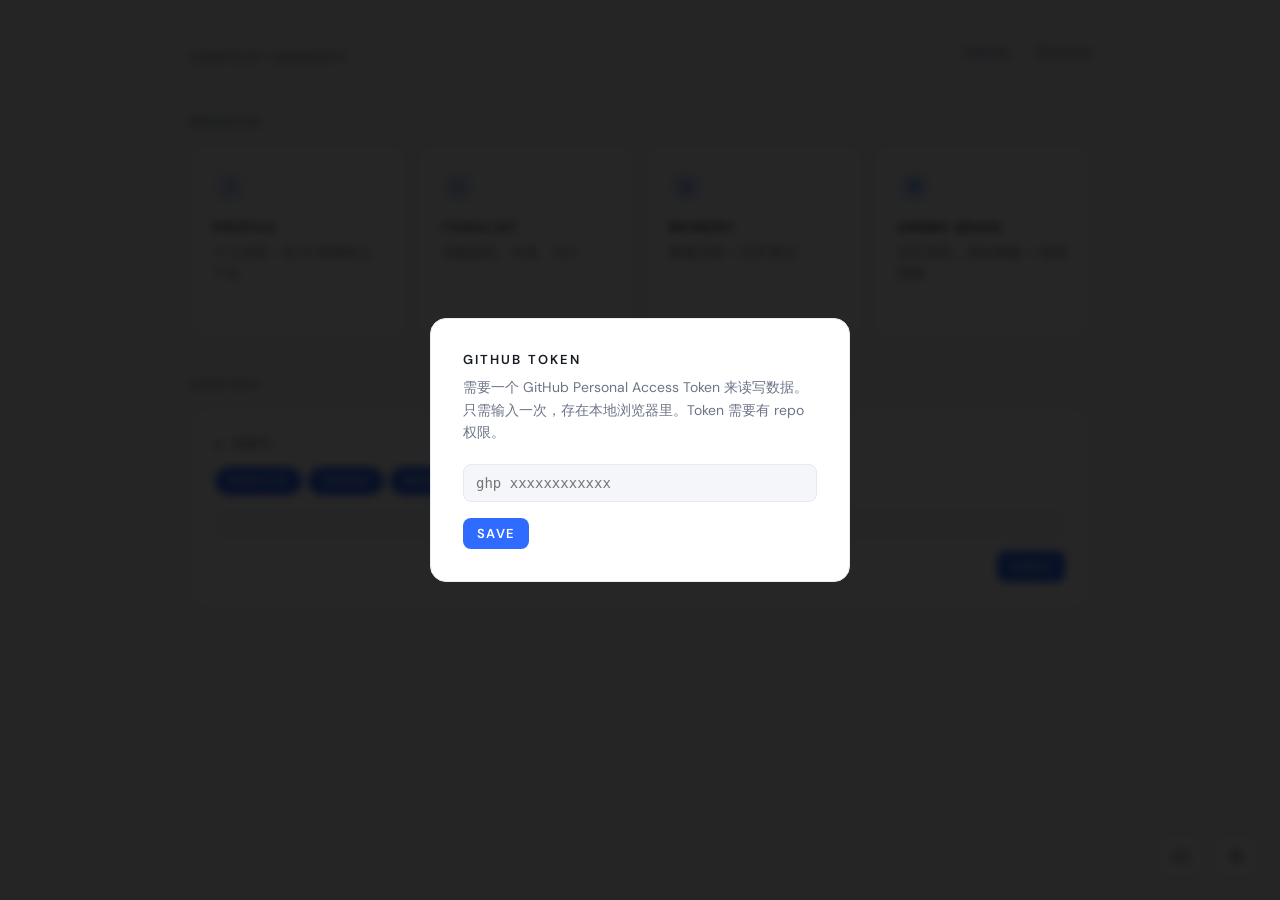
<file: index.html>
<!DOCTYPE html>
<html lang="zh">
<head>
<meta charset="UTF-8">
<meta name="viewport" content="width=device-width, initial-scale=1.0">
<title>CONTEXT HANDOFF</title>
<link rel="preconnect" href="https://fonts.googleapis.com">
<link rel="preconnect" href="https://fonts.gstatic.com" crossorigin>
<link href="https://fonts.googleapis.com/css2?family=DM+Sans:wght@300;400;500;600&display=swap" rel="stylesheet">
<link rel="stylesheet" href="theme.css">
<script src="theme.js"></script>
<style>
  *, *::before, *::after { box-sizing: border-box; margin: 0; padding: 0; }
  :root { --fz: 2px; }
  body { font-family: 'DM Sans', -apple-system, BlinkMacSystemFont, sans-serif; background: var(--bg); color: var(--text); min-height: 100vh; padding: 40px 24px; }
  .header { max-width: 900px; margin: 0 auto 48px; display: flex; justify-content: space-between; align-items: flex-end; }
  .site-title { font-size: calc(11px + var(--fz)); font-weight: 600; letter-spacing: 0.18em; color: var(--muted); text-transform: uppercase; white-space: nowrap; }
  .clock { font-size: calc(13px + var(--fz)); color: var(--muted); font-variant-numeric: tabular-nums; }
  .main { max-width: 900px; margin: 0 auto; }
  .label { font-size: calc(10px + var(--fz)); font-weight: 600; letter-spacing: 0.2em; color: var(--muted); text-transform: uppercase; margin-bottom: 16px; }

  .modules { display: grid; grid-template-columns: repeat(4, 1fr); gap: 12px; margin-bottom: 40px; }
  @media (max-width: 800px) { .modules { grid-template-columns: repeat(2, 1fr); } }
  @media (max-width: 400px) { .modules { grid-template-columns: 1fr; } }

  .card { background: var(--surface); border: 1px solid var(--border); border-radius: 14px; padding: 22px; text-decoration: none; color: inherit; transition: border-color 0.15s, background 0.15s, box-shadow 0.18s, transform 0.18s; display: flex; flex-direction: column; box-shadow: var(--shadow); }
  .card:hover { border-color: var(--accent); background: var(--surface2); box-shadow: var(--press-shadow); transform: translateY(1px); }
  .card-icon { width: 34px; height: 34px; border-radius: 9px; background: var(--accent-dim); display: flex; align-items: center; justify-content: center; margin-bottom: 16px; flex-shrink: 0; }
  .card-icon svg { width: 17px; height: 17px; stroke: var(--accent); fill: none; stroke-width: 1.8; stroke-linecap: round; stroke-linejoin: round; }
  .card-name { font-size: calc(11px + var(--fz)); font-weight: 600; letter-spacing: 0.14em; text-transform: uppercase; margin-bottom: 6px; }
  .card-desc { font-size: calc(12px + var(--fz)); color: var(--muted); line-height: 1.5; flex: 1; }
  .card-meta { margin-top: 14px; font-size: calc(11px + var(--fz)); color: var(--faint); min-height: 16px; }

  .panel { background: var(--surface); border: 1px solid var(--border); border-radius: 14px; padding: 24px; box-shadow: var(--shadow); }
  .panel-header { display: flex; justify-content: space-between; align-items: center; margin-bottom: 16px; }
  .panel-top { display: flex; justify-content: space-between; align-items: center; margin-bottom: 14px; }

  .pills { display: flex; gap: 6px; flex-wrap: wrap; }
  .pill { font-size: calc(10px + var(--fz)); font-weight: 600; letter-spacing: 0.14em; text-transform: uppercase; padding: 5px 13px; border-radius: 20px; border: 1px solid var(--border); background: transparent; color: var(--muted); cursor: pointer; font-family: inherit; transition: border-color 0.15s, color 0.15s; }
  .pill.active { background: var(--accent); border-color: var(--accent); color: #fff; }
  .pill:not(.active):hover { border-color: var(--accent); color: var(--accent); }

  .btn { background: var(--accent); color: #fff; border: none; border-radius: 8px; padding: 7px 14px; font-size: calc(11px + var(--fz)); font-weight: 600; letter-spacing: 0.1em; text-transform: uppercase; cursor: pointer; font-family: inherit; transition: transform 0.15s, box-shadow 0.15s, border-color 0.15s, color 0.15s; }
  .btn:hover { transform: translateY(1px); box-shadow: var(--press-shadow); }
  .btn.success { background: var(--green); color: #000; }
  .btn.secondary { background: transparent; border: 1px solid var(--border); color: var(--muted); }
  .btn.secondary:hover { border-color: var(--red); color: var(--red); opacity: 1; }
  .context-box { background: var(--bg); border: 1px solid var(--border); border-radius: 8px; padding: 14px; font-size: calc(13px + var(--fz)); color: var(--muted); line-height: 1.7; white-space: pre-wrap; max-height: 220px; overflow-y: auto; font-family: inherit; }
  .status-row { display: flex; justify-content: space-between; align-items: center; margin-bottom: 14px; }
  .dot { display: inline-block; width: 6px; height: 6px; border-radius: 50%; margin-right: 6px; }

  .setup-overlay { position: fixed; inset: 0; background: rgba(0,0,0,0.85); display: flex; align-items: center; justify-content: center; z-index: 100; backdrop-filter: blur(4px); }
  .setup-box { background: var(--surface); border: 1px solid var(--border); border-radius: 16px; padding: 32px; width: 100%; max-width: 420px; }
  .setup-title { font-size: calc(11px + var(--fz)); font-weight: 600; letter-spacing: 0.16em; text-transform: uppercase; margin-bottom: 8px; }
  .setup-desc { font-size: calc(12px + var(--fz)); color: var(--muted); line-height: 1.6; margin-bottom: 20px; }
  .setup-input { width: 100%; background: var(--bg); border: 1px solid var(--border); border-radius: 8px; padding: 10px 12px; color: var(--text); font-size: calc(12px + var(--fz)); font-family: monospace; outline: none; }
  .setup-input:focus { border-color: var(--accent); }
  .setup-actions { display: flex; gap: 8px; margin-top: 16px; }

  /* ---- Tweaks panel (vanilla host-protocol) ---- */
  .tw-panel { position: fixed; top: 18px; right: 18px; width: 236px; background: var(--surface); border: 1px solid var(--border2); border-radius: 14px; padding: 16px 16px 6px; z-index: 120; box-shadow: 0 18px 50px rgba(0,0,0,0.28); display: none; font-family: 'DM Sans', sans-serif; }
  .tw-panel.show { display: block; }
  .tw-head { display: flex; justify-content: space-between; align-items: center; margin-bottom: 16px; }
  .tw-title { font-size: 11px; font-weight: 600; letter-spacing: 0.16em; text-transform: uppercase; color: var(--muted); }
  .tw-close { background: none; border: none; color: var(--muted); cursor: pointer; font-size: 17px; line-height: 1; padding: 0; transition: color 0.15s; }
  .tw-close:hover { color: var(--text); }
  .tw-row { margin-bottom: 16px; }
  .tw-label { font-size: 10px; font-weight: 600; letter-spacing: 0.14em; text-transform: uppercase; color: var(--muted); margin-bottom: 9px; display: flex; justify-content: space-between; align-items: baseline; }
  .tw-val { color: var(--accent); font-variant-numeric: tabular-nums; letter-spacing: 0; }
  .tw-range { width: 100%; height: 4px; -webkit-appearance: none; appearance: none; background: var(--border2); border-radius: 4px; outline: none; cursor: pointer; }
  .tw-range::-webkit-slider-thumb { -webkit-appearance: none; appearance: none; width: 15px; height: 15px; border-radius: 50%; background: var(--accent); cursor: pointer; border: 2px solid var(--surface); box-shadow: 0 0 0 1px var(--accent); }
  .tw-range::-moz-range-thumb { width: 15px; height: 15px; border-radius: 50%; background: var(--accent); cursor: pointer; border: 2px solid var(--surface); }
  .tw-swatches { display: flex; gap: 8px; }
  .tw-sw { width: 28px; height: 28px; border-radius: 8px; cursor: pointer; border: 2px solid transparent; transition: transform 0.12s; }
  .tw-sw:hover { transform: translateY(-1px); }
  .tw-sw.active { border-color: var(--text); }

  /* in-page launcher so the panel is always reopenable */
  .tw-launch { position: fixed; bottom: 22px; right: 78px; width: 44px; height: 44px; border-radius: 13px; border: 1px solid var(--border2); background: var(--surface); color: var(--muted); cursor: pointer; display: flex; align-items: center; justify-content: center; z-index: 90; box-shadow: var(--shadow); transition: border-color 0.2s, color 0.2s, background 0.35s ease, transform 0.18s; }
  .tw-launch:hover { border-color: var(--accent); color: var(--accent); transform: translateY(-2px); }
  .tw-launch:active { transform: translateY(0) scale(0.92); }
  .tw-launch svg { width: 19px; height: 19px; display: block; }
  @media (max-width: 520px) { .tw-launch { bottom: 16px; right: 68px; width: 40px; height: 40px; } }
</style>
</head>
<body>

<div class="setup-overlay" id="setupOverlay" style="display:none">
  <div class="setup-box">
    <div class="setup-title">GitHub Token</div>
    <div class="setup-desc">需要一个 GitHub Personal Access Token 来读写数据。只需输入一次，存在本地浏览器里。Token 需要有 repo 权限。</div>
    <input class="setup-input" id="tokenInput" type="password" placeholder="ghp_xxxxxxxxxxxx">
    <div class="setup-actions"><button class="btn" onclick="saveToken()">SAVE</button></div>
  </div>
</div>

<div class="header">
  <div class="site-title">Context Handoff</div>
  <div style="display:flex;gap:16px;align-items:center">
    <button class="btn secondary" onclick="resetToken()" style="padding:4px 10px;font-size:calc(10px + var(--fz))">TOKEN</button>
    <div class="clock" id="clock">--:--:--</div>
  </div>
</div>

<div class="main">
  <div class="label">Modules</div>
  <div class="modules">
    <a class="card" href="profile.html">
      <div class="card-icon"><svg viewBox="0 0 24 24"><path d="M20 21v-2a4 4 0 0 0-4-4H8a4 4 0 0 0-4 4v2"></path><circle cx="12" cy="7" r="4"></circle></svg></div>
      <div class="card-name">Profile</div>
      <div class="card-desc">个人信息，给 AI 的基础上下文</div>
      <div class="card-meta" id="profile-meta"></div>
    </a>
    <a class="card" href="todolist.html">
      <div class="card-icon"><svg viewBox="0 0 24 24"><polyline points="9 11 12 14 20 6"></polyline><path d="M20 12v6a2 2 0 0 1-2 2H6a2 2 0 0 1-2-2V6a2 2 0 0 1 2-2h9"></path></svg></div>
      <div class="card-name">Todolist</div>
      <div class="card-desc">话题追踪、任务、DDL</div>
      <div class="card-meta" id="todo-meta"></div>
    </a>
    <a class="card" href="memory.html">
      <div class="card-icon"><svg viewBox="0 0 24 24"><polygon points="12 2 2 7 12 12 22 7 12 2"></polygon><polyline points="2 17 12 22 22 17"></polyline><polyline points="2 12 12 17 22 12"></polyline></svg></div>
      <div class="card-name">Memory</div>
      <div class="card-desc">换窗交接 + 日常笔记</div>
      <div class="card-meta" id="mem-meta"></div>
    </a>
    <a class="card" href="ombrebrain.html">
      <div class="card-icon"><svg viewBox="0 0 24 24"><rect x="4" y="4" width="16" height="16" rx="2"></rect><rect x="9" y="9" width="6" height="6"></rect><line x1="9" y1="1" x2="9" y2="4"></line><line x1="15" y1="1" x2="15" y2="4"></line><line x1="9" y1="20" x2="9" y2="23"></line><line x1="15" y1="20" x2="15" y2="23"></line><line x1="20" y1="9" x2="23" y2="9"></line><line x1="20" y1="14" x2="23" y2="14"></line><line x1="1" y1="9" x2="4" y2="9"></line><line x1="1" y1="14" x2="4" y2="14"></line></svg></div>
      <div class="card-name">Ombre Brain</div>
      <div class="card-desc">记忆系统，指令模板 + 使用指南</div>
      <div class="card-meta"></div>
    </a>
  </div>

  <div class="label">CONTEXT</div>
  <div class="panel">
    <div style="font-size:calc(12px + var(--fz));color:var(--muted);margin-bottom:14px">
      <span class="dot" id="statusDot" style="background:var(--muted)"></span>
      <span id="statusText">加载中…</span>
    </div>
    <div class="pills" style="margin-bottom:14px">
      <button class="pill active" id="pill-profile" onclick="togglePill('profile')">Profile</button>
      <button class="pill active" id="pill-todos" onclick="togglePill('todos')">Todos</button>
      <button class="pill active" id="pill-memory" onclick="togglePill('memory')">Memory</button>
    </div>
    <div class="context-box" id="contextBox"></div>
    <div style="display:flex;justify-content:flex-end;margin-top:12px">
      <button class="btn" id="copyBtn" onclick="copyContext()">COPY</button>
    </div>
  </div>
</div>

<button class="tw-launch" id="twLaunch" title="Tweaks（字体 / 主题色）">
  <svg viewBox="0 0 24 24" fill="none" stroke="currentColor" stroke-width="2" stroke-linecap="round" stroke-linejoin="round"><line x1="4" y1="21" x2="4" y2="14"></line><line x1="4" y1="10" x2="4" y2="3"></line><line x1="12" y1="21" x2="12" y2="12"></line><line x1="12" y1="8" x2="12" y2="3"></line><line x1="20" y1="21" x2="20" y2="16"></line><line x1="20" y1="12" x2="20" y2="3"></line><line x1="1" y1="14" x2="7" y2="14"></line><line x1="9" y1="8" x2="15" y2="8"></line><line x1="17" y1="16" x2="23" y2="16"></line></svg>
</button>

<div class="tw-panel" id="twPanel">
  <div class="tw-head">
    <span class="tw-title">Tweaks</span>
    <button class="tw-close" id="twClose" title="关闭">×</button>
  </div>
  <div class="tw-row">
    <div class="tw-label"><span>字体大小</span><span class="tw-val" id="twFzVal">+2</span></div>
    <input type="range" class="tw-range" id="twFz" min="0" max="8" step="1" value="2">
  </div>
  <div class="tw-row">
    <div class="tw-label"><span>主题色</span></div>
    <div class="tw-swatches" id="twAccent"></div>
  </div>
</div>

<script>
const TWEAK_DEFAULTS = /*EDITMODE-BEGIN*/{
  "fontBump": 2,
  "accent": "default"
}/*EDITMODE-END*/;

(function () {
  // Seed shared storage from the on-disk defaults the first time, so a value
  // saved here propagates to every page (theme.js reads ch_tweaks everywhere).
  try {
    if (!localStorage.getItem('ch_tweaks')) {
      localStorage.setItem('ch_tweaks', JSON.stringify({
        fontBump: TWEAK_DEFAULTS.fontBump, accent: TWEAK_DEFAULTS.accent
      }));
    }
  } catch (e) {}
  window.CHTweaks && window.CHTweaks.apply();

  const ACCENTS = (window.CHTweaks && window.CHTweaks.ACCENTS) || {
    default: null, indigo: { light:'#5b53e0', dark:'#7b73f0' },
    teal: { light:'#0e8a78', dark:'#2bb5a0' }, slate: { light:'#475569', dark:'#8a93a8' }
  };
  const ACCENT_IDS = ['default', 'indigo', 'teal', 'slate'];

  function syncControls() {
    const tw = window.CHTweaks.get();
    const fz = document.getElementById('twFz');
    const fzVal = document.getElementById('twFzVal');
    if (fz) { fz.value = tw.fontBump; fzVal.textContent = (tw.fontBump >= 0 ? '+' : '') + tw.fontBump; }
    document.querySelectorAll('.tw-sw').forEach(el => el.classList.toggle('active', el.dataset.id === tw.accent));
  }

  function setTweak(key, val) {
    window.CHTweaks.set({ [key]: val });          // writes ch_tweaks + applies (all pages)
    window.parent.postMessage({ type: '__edit_mode_set_keys', edits: { [key]: val } }, '*'); // host persistence
    syncControls();
  }

  // build swatches
  const wrap = document.getElementById('twAccent');
  ACCENT_IDS.forEach(id => {
    const a = ACCENTS[id];
    const sw = document.createElement('button');
    sw.className = 'tw-sw';
    sw.dataset.id = id;
    sw.style.background = id === 'default' ? '#4a8fff' : a.dark;
    sw.title = id;
    sw.onclick = () => setTweak('accent', id);
    wrap.appendChild(sw);
  });

  document.getElementById('twFz').addEventListener('input', e => setTweak('fontBump', parseInt(e.target.value, 10)));

  // re-pick accent shade + sync swatches when theme flips
  new MutationObserver(() => { window.CHTweaks.apply(); syncControls(); })
    .observe(document.documentElement, { attributes: true, attributeFilter: ['data-theme'] });

  syncControls();

  // ---- host protocol ----
  const panel = document.getElementById('twPanel');
  window.addEventListener('message', e => {
    const t = e && e.data && e.data.type;
    if (t === '__activate_edit_mode') panel.classList.add('show');
    else if (t === '__deactivate_edit_mode') panel.classList.remove('show');
  });
  document.getElementById('twClose').addEventListener('click', () => {
    panel.classList.remove('show');
    window.parent.postMessage({ type: '__edit_mode_dismissed' }, '*');
  });
  document.getElementById('twLaunch').addEventListener('click', () => {
    panel.classList.toggle('show');
  });
  window.parent.postMessage({ type: '__edit_mode_available' }, '*');

  window.CHTweaks.apply();
  syncControls();
})();
</script>

<script>
const OWNER = 'webkit1005-collab', REPO = 'context-handoff', API = 'https://api.github.com';
const CACHE_KEY = 'ch_index_cache', TOGGLE_KEY = 'ch_context_toggles';

function getToken() { return localStorage.getItem('ch_token'); }
function saveToken() { const t = document.getElementById('tokenInput').value.trim(); if (!t) return; localStorage.setItem('ch_token', t); document.getElementById('setupOverlay').style.display = 'none'; init(); }
function resetToken() { localStorage.removeItem('ch_token'); document.getElementById('tokenInput').value = ''; document.getElementById('setupOverlay').style.display = 'flex'; }
function clock() { document.getElementById('clock').textContent = new Date().toLocaleTimeString('zh-CN', {hour12:false}); }
setInterval(clock, 1000); clock();

let toggles = { profile: true, todos: true, memory: true };
let cachedProfile = null, cachedTodos = null, cachedMemories = null;

function loadToggles() {
  const saved = localStorage.getItem(TOGGLE_KEY);
  if (saved) { try { toggles = JSON.parse(saved); } catch {} }
  ['profile','todos','memory'].forEach(k => {
    document.getElementById('pill-'+k).classList.toggle('active', toggles[k]);
  });
}

function togglePill(name) {
  toggles[name] = !toggles[name];
  document.getElementById('pill-'+name).classList.toggle('active', toggles[name]);
  localStorage.setItem(TOGGLE_KEY, JSON.stringify(toggles));
  renderContext();
}

function renderContext() {
  const parts = [];
  if (toggles.profile && cachedProfile && cachedProfile.summary) {
    parts.push(cachedProfile.summary);
    document.getElementById('profile-meta').textContent = '已加载';
  }
  if (toggles.todos && cachedTodos) {
    const active = (cachedTodos.topics||[]).filter(t => !t.done);
    if (active.length) {
      parts.push(active.map(t => '• ' + t.text + (t.ddl ? '  [DDL ' + t.ddl + ']' : '')).join('\n'));
    }
    document.getElementById('todo-meta').textContent = active.length ? active.length + ' 条未完成' : '';
  }
  if (toggles.memory && cachedMemories) {
    const latest = (cachedMemories.handoffs||[])[0];
    if (latest && latest.content) parts.push(latest.content);
    const total = (cachedMemories.handoffs||[]).length + (cachedMemories.journal||[]).length;
    document.getElementById('mem-meta').textContent = total ? total + ' 条记录' : '';
  }
  const result = parts.join('\n\n');
  document.getElementById('contextBox').textContent = result || '（暂无数据，请先填写各模块）';
  localStorage.setItem(CACHE_KEY, JSON.stringify({ profile: cachedProfile, todos: cachedTodos, memories: cachedMemories }));
  document.getElementById('statusDot').style.cssText = 'background:var(--green);box-shadow:0 0 6px var(--green)';
  document.getElementById('statusText').textContent = 'Ready to copy';
}

async function fetchJSON(path) {
  const t = getToken(); if (!t) return null;
  try {
    const r = await fetch(API + '/repos/' + OWNER + '/' + REPO + '/contents/data/' + path, { headers: { Authorization: 'token ' + t } });
    if (!r.ok) return null;
    const j = await r.json();
    return JSON.parse(decodeURIComponent(escape(atob(j.content.replace(/\n/g,'')))));
  } catch { return null; }
}

async function fetchTodos() {
  const t = getToken(); if (!t) return null;
  try {
    const r = await fetch(API + '/repos/webkit1005-collab/todolist-data/contents/state.json', { headers: { Authorization: 'token ' + t } });
    if (!r.ok) return null;
    const j = await r.json();
    return JSON.parse(decodeURIComponent(escape(atob(j.content.replace(/\n/g,'')))));
  } catch { return null; }
}

async function buildContext() {
  const cached = localStorage.getItem(CACHE_KEY);
  if (cached) {
    try {
      const c = JSON.parse(cached);
      cachedProfile = c.profile; cachedTodos = c.todos; cachedMemories = c.memories;
      renderContext();
    } catch {}
  }
  const [todos, memories, profile] = await Promise.all([fetchTodos(), fetchJSON('memories.json'), fetchJSON('profile.json')]);
  cachedTodos = todos; cachedMemories = memories; cachedProfile = profile;
  renderContext();
}

function copyContext() {
  const text = document.getElementById('contextBox').textContent;
  navigator.clipboard.writeText(text);
  const btn = document.getElementById('copyBtn');
  btn.textContent = 'COPIED'; btn.classList.add('success');
  setTimeout(() => { btn.textContent = 'COPY'; btn.classList.remove('success'); }, 1500);
}

function init() {
  if (!getToken()) { document.getElementById('setupOverlay').style.display = 'flex'; return; }
  loadToggles();
  buildContext();
}
init();
</script>
</body>
</html>
</file>
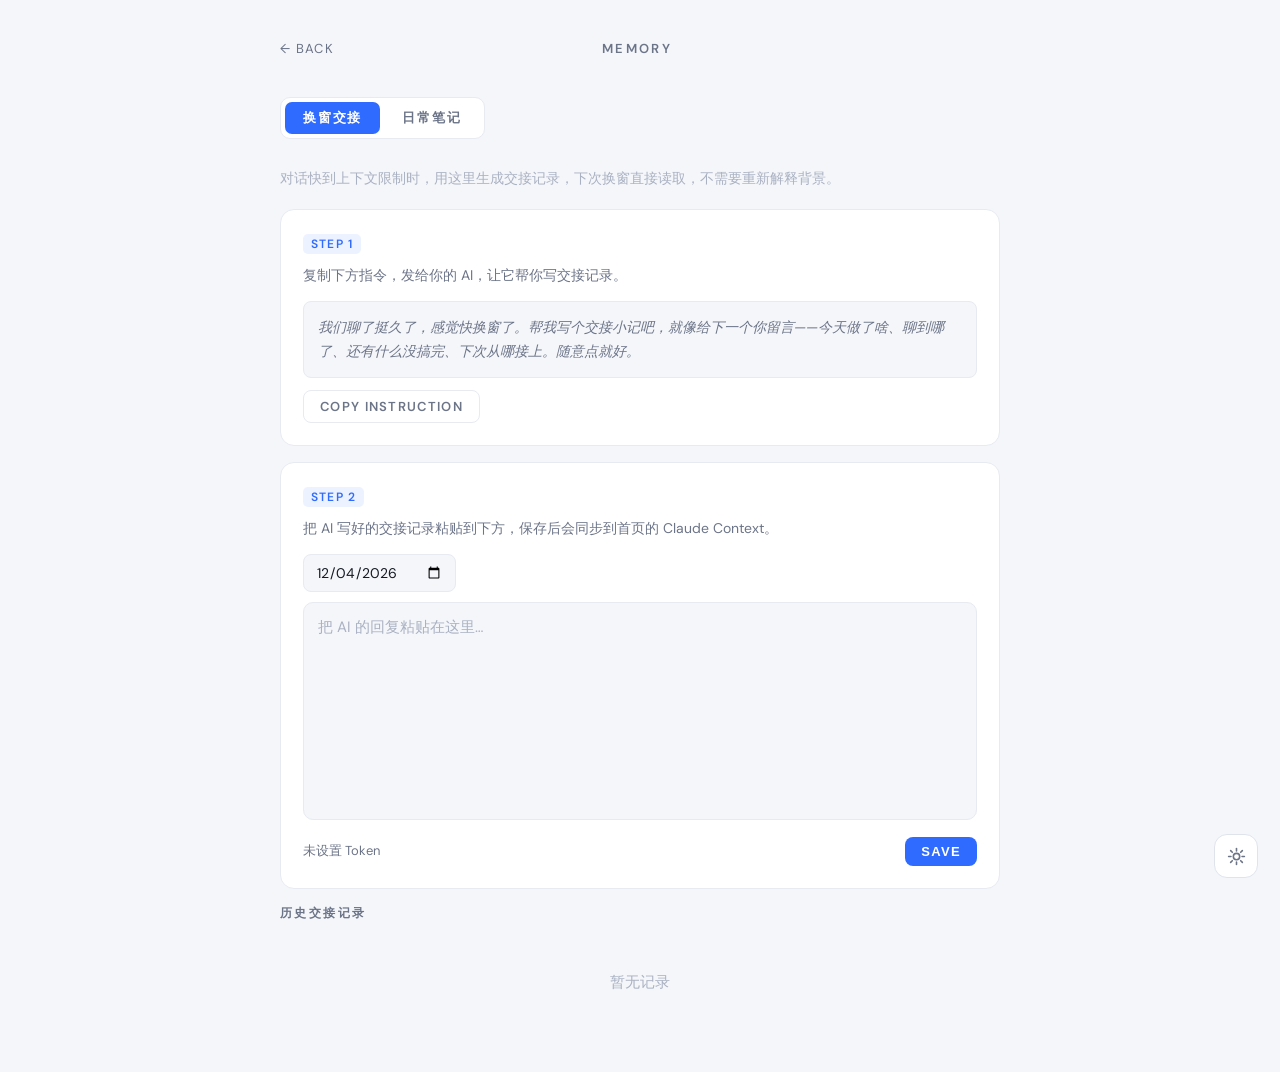
<file: memory.html>
<!DOCTYPE html>
<html lang="zh">
<head>
<meta charset="UTF-8">
<meta name="viewport" content="width=device-width, initial-scale=1.0">
<title>MEMORY — Context Handoff</title>
<link rel="preconnect" href="https://fonts.googleapis.com">
<link rel="preconnect" href="https://fonts.gstatic.com" crossorigin>
<link href="https://fonts.googleapis.com/css2?family=DM+Sans:wght@300;400;500;600&display=swap" rel="stylesheet">
<link rel="stylesheet" href="theme.css">
<script src="theme.js"></script>
<style>
  *, *::before, *::after { box-sizing: border-box; margin: 0; padding: 0; }
  body { font-family: 'DM Sans', -apple-system, BlinkMacSystemFont, sans-serif; background: var(--bg); color: var(--text); min-height: 100vh; padding: 40px 24px; }
  .header { max-width: 720px; margin: 0 auto 40px; display: flex; justify-content: space-between; align-items: center; }
  .back { font-size: calc(11px + var(--fz)); color: var(--muted); text-decoration: none; letter-spacing: 0.1em; }
  .back:hover { color: var(--text); }
  .page-title { font-size: calc(11px + var(--fz)); font-weight: 600; letter-spacing: 0.18em; color: var(--muted); text-transform: uppercase; }
  .main { max-width: 720px; margin: 0 auto; }
  .tabs { display: flex; gap: 4px; margin-bottom: 28px; background: var(--surface); border: 1px solid var(--border); border-radius: 10px; padding: 4px; width: fit-content; }
  .tab-btn { font-size: calc(11px + var(--fz)); font-weight: 600; letter-spacing: 0.14em; text-transform: uppercase; padding: 7px 18px; border-radius: 7px; border: none; background: transparent; color: var(--muted); cursor: pointer; font-family: inherit; transition: all 0.15s; }
  .tab-btn.active { background: var(--accent); color: #fff; }
  .tab-btn:not(.active):hover { color: var(--text); }
  .tab-panel { display: none; }
  .tab-panel.active { display: block; }
  .section-hint { font-size: calc(12px + var(--fz)); color: var(--faint); line-height: 1.6; margin-bottom: 20px; }
  .panel { background: var(--surface); border: 1px solid var(--border); border-radius: 14px; padding: 22px; margin-bottom: 16px; box-shadow: var(--shadow); }
  .step-num { display: inline-block; font-size: calc(10px + var(--fz)); font-weight: 600; letter-spacing: 0.1em; color: var(--accent); background: var(--accent-dim); border-radius: 5px; padding: 2px 8px; margin-bottom: 10px; }
  .step-desc { font-size: calc(12px + var(--fz)); color: var(--muted); line-height: 1.6; margin-bottom: 14px; }
  .copy-template { background: var(--bg); border: 1px solid var(--border); border-radius: 8px; padding: 14px; font-size: calc(12px + var(--fz)); color: var(--muted); line-height: 1.7; margin-bottom: 12px; font-style: italic; }
  input[type=date] {
    background: var(--bg); border: 1px solid var(--border); border-radius: 8px;
    padding: 8px 12px; color: var(--text); font-size: calc(12px + var(--fz)); font-family: inherit;
    outline: none; transition: border-color 0.15s; margin-bottom: 10px;
  }
  input[type=date]:focus { border-color: var(--accent); }
  input[type=date]::-webkit-calendar-picker-indicator { cursor: pointer; }
  textarea { width: 100%; background: var(--bg); border: 1px solid var(--border); border-radius: 10px; padding: 12px 14px; color: var(--text); font-size: calc(13px + var(--fz)); font-family: inherit; outline: none; resize: none; line-height: 1.6; transition: border-color 0.15s; }
  textarea:focus { border-color: var(--accent); }
  textarea::placeholder { color: var(--faint); }
  .row { display: flex; justify-content: space-between; align-items: center; margin-top: 12px; }
  .btn { background: var(--accent); color: #fff; border: none; border-radius: 8px; padding: 7px 16px; font-size: calc(11px + var(--fz)); font-weight: 600; letter-spacing: 0.1em; text-transform: uppercase; cursor: pointer; transition: transform 0.15s, box-shadow 0.15s; }
  .btn:hover { transform: translateY(1px); box-shadow: var(--press-shadow); }
  .btn:disabled { opacity: 0.4; cursor: not-allowed; }
  .btn.success { background: var(--green); color: #000; }
  .btn-ghost { background: transparent; border: 1px solid var(--border); color: var(--muted); border-radius: 8px; padding: 7px 16px; font-size: calc(11px + var(--fz)); font-weight: 600; letter-spacing: 0.1em; text-transform: uppercase; cursor: pointer; font-family: inherit; transition: all 0.15s; }
  .btn-ghost:hover { border-color: var(--accent); color: var(--accent); }
  .btn-ghost.copied { background: var(--green); border-color: var(--green); color: #000; }
  .note-box { background: var(--amber-dim); border: 1px solid var(--amber-line); border-radius: 10px; padding: 12px 16px; font-size: calc(12px + var(--fz)); color: var(--muted); line-height: 1.6; margin-bottom: 20px; }
  .records-label { font-size: calc(10px + var(--fz)); font-weight: 600; letter-spacing: 0.2em; color: var(--muted); text-transform: uppercase; margin-bottom: 10px; }
  .sync-status { font-size: calc(11px + var(--fz)); color: var(--muted); min-height: 16px; }
  .entries { display: flex; flex-direction: column; gap: 10px; }
  .entry { background: var(--surface); border: 1px solid var(--border); border-radius: 12px; padding: 18px 20px; box-shadow: var(--shadow); }
  .entry-header { display: flex; justify-content: space-between; align-items: center; margin-bottom: 10px; }
  .entry-date { font-size: calc(10px + var(--fz)); font-weight: 600; letter-spacing: 0.14em; color: var(--accent); text-transform: uppercase; }
  .del-btn { background: none; border: none; color: var(--muted); font-size: calc(14px + var(--fz)); cursor: pointer; padding: 0; opacity: 0; transition: opacity 0.15s, color 0.15s; }
  .entry:hover .del-btn { opacity: 1; }
  .del-btn:hover { color: var(--red); }
  .entry-text { font-size: calc(13px + var(--fz)); color: var(--muted); line-height: 1.7; white-space: pre-wrap; }
  .empty { font-size: calc(13px + var(--fz)); color: var(--faint); text-align: center; padding: 40px 0; }
</style>
</head>
<body>
<div class="header">
  <a class="back" href="index.html">← BACK</a>
  <div class="page-title">Memory</div>
  <div style="width:60px"></div>
</div>
<div class="main">
  <div class="tabs">
    <button class="tab-btn active" onclick="switchTab('handoff')">换窗交接</button>
    <button class="tab-btn" onclick="switchTab('journal')">日常笔记</button>
  </div>

  <div class="tab-panel active" id="tab-handoff">
    <div class="section-hint">对话快到上下文限制时，用这里生成交接记录，下次换窗直接读取，不需要重新解释背景。</div>
    <div class="panel">
      <div class="step-num">STEP 1</div>
      <div class="step-desc">复制下方指令，发给你的 AI，让它帮你写交接记录。</div>
      <div class="copy-template" id="handoff-template">我们聊了挺久了，感觉快换窗了。帮我写个交接小记吧，就像给下一个你留言——今天做了啥、聊到哪了、还有什么没搞完、下次从哪接上。随意点就好。</div>
      <button class="btn-ghost" id="copyTplBtn" onclick="copyTemplate()">COPY INSTRUCTION</button>
    </div>
    <div class="panel">
      <div class="step-num">STEP 2</div>
      <div class="step-desc">把 AI 写好的交接记录粘贴到下方，保存后会同步到首页的 Claude Context。</div>
      <input type="date" id="h-date">
      <textarea id="h-content" rows="8" placeholder="把 AI 的回复粘贴在这里…"></textarea>
      <div class="row">
        <div class="sync-status" id="h-status"></div>
        <button class="btn" id="h-save-btn" onclick="addHandoff()">SAVE</button>
      </div>
    </div>
    <div class="records-label">历史交接记录</div>
    <div class="entries" id="handoff-list"><div class="empty">暂无记录</div></div>
  </div>

  <div class="tab-panel" id="tab-journal">
    <div class="section-hint">用来记录你自己想留存的日常内容，不会出现在首页的 Claude Context 里。</div>
    <div class="note-box">和 Ombre Brain 的 Grow 有什么区别？Grow 存的是给 AI 看的记忆，存在 Ombre Brain 里；这里的笔记是你自己的，存在 GitHub 里，只有你能看。</div>
    <div class="panel">
      <input type="date" id="j-date">
      <textarea id="j-text" rows="6" placeholder="今天发生了什么、想记录什么…"></textarea>
      <div class="row">
        <div class="sync-status" id="j-status"></div>
        <button class="btn" id="j-save-btn" onclick="addJournal()">SAVE</button>
      </div>
    </div>
    <div class="records-label">历史笔记</div>
    <div class="entries" id="journal-list"><div class="empty">暂无记录</div></div>
  </div>
</div>

<script>
const OWNER = 'webkit1005-collab', REPO = 'context-handoff', API = 'https://api.github.com';
const PATH = 'data/memories.json', CACHE_KEY = 'ch_memory_data';
function getToken() { return localStorage.getItem('ch_token'); }
function setStatus(id, msg) { document.getElementById(id).textContent = msg; }

let data = { handoffs: [], journal: [] };
let fileSha = null;

const today = new Date().toISOString().slice(0,10);
document.getElementById('h-date').value = today;
document.getElementById('j-date').value = today;

function switchTab(name) {
  document.querySelectorAll('.tab-btn').forEach((b,i) => b.classList.toggle('active', ['handoff','journal'][i] === name));
  document.querySelectorAll('.tab-panel').forEach(p => p.classList.toggle('active', p.id === 'tab-'+name));
}

function copyTemplate() {
  navigator.clipboard.writeText(document.getElementById('handoff-template').textContent);
  const btn = document.getElementById('copyTplBtn');
  btn.textContent = 'COPIED'; btn.classList.add('copied');
  setTimeout(() => { btn.textContent = 'COPY INSTRUCTION'; btn.classList.remove('copied'); }, 1400);
}

async function load() {
  const cached = localStorage.getItem(CACHE_KEY);
  if (cached) {
    try {
      const c = JSON.parse(cached);
      data = { handoffs: c.handoffs||[], journal: c.journal||[] };
      fileSha = c._sha || null;
      render();
    } catch {}
  }
  const t = getToken();
  if (!t) { setStatus('h-status', '未设置 Token'); return; }
  try {
    const r = await fetch(`${API}/repos/${OWNER}/${REPO}/contents/${PATH}`, { headers: { Authorization: `token ${t}` } });
    if (r.status === 404) { data = { handoffs: [], journal: [] }; fileSha = null; localStorage.setItem(CACHE_KEY, JSON.stringify(data)); render(); return; }
    if (!r.ok) throw new Error();
    const j = await r.json(); fileSha = j.sha;
    const parsed = JSON.parse(decodeURIComponent(escape(atob(j.content.replace(/\n/g,'')))));
    data = { handoffs: parsed.handoffs||[], journal: parsed.journal||[] };
    localStorage.setItem(CACHE_KEY, JSON.stringify({...data, _sha: fileSha}));
    render();
  } catch { if (!cached) setStatus('h-status', '加载失败'); }
}

async function persist(msg) {
  const t = getToken(); if (!t) return false;
  const body = { message: msg, content: btoa(unescape(encodeURIComponent(JSON.stringify(data, null, 2)))) };
  if (fileSha) body.sha = fileSha;
  const r = await fetch(`${API}/repos/${OWNER}/${REPO}/contents/${PATH}`, {
    method: 'PUT', headers: { Authorization: `token ${t}`, 'Content-Type': 'application/json' }, body: JSON.stringify(body)
  });
  if (r.ok) { const j = await r.json(); fileSha = j.content.sha; localStorage.setItem(CACHE_KEY, JSON.stringify({...data, _sha: fileSha})); return true; }
  return false;
}

async function addHandoff() {
  const content = document.getElementById('h-content').value.trim(), date = document.getElementById('h-date').value;
  if (!content) return;
  const btn = document.getElementById('h-save-btn'); btn.disabled = true; btn.textContent = '…';
  data.handoffs.unshift({ id: Date.now(), date, content });
  setStatus('h-status','保存中…');
  const ok = await persist('add handoff');
  if (ok) { document.getElementById('h-content').value = ''; setStatus('h-status',''); btn.textContent='SAVED'; btn.classList.add('success'); setTimeout(()=>{btn.textContent='SAVE';btn.classList.remove('success');btn.disabled=false;},1200); render(); }
  else { data.handoffs.shift(); setStatus('h-status','保存失败'); btn.textContent='SAVE'; btn.disabled=false; }
}

async function addJournal() {
  const text = document.getElementById('j-text').value.trim(), date = document.getElementById('j-date').value;
  if (!text) return;
  const btn = document.getElementById('j-save-btn'); btn.disabled = true; btn.textContent = '…';
  data.journal.unshift({ id: Date.now(), date, text });
  setStatus('j-status','保存中…');
  const ok = await persist('add journal');
  if (ok) { document.getElementById('j-text').value = ''; setStatus('j-status',''); btn.textContent='SAVED'; btn.classList.add('success'); setTimeout(()=>{btn.textContent='SAVE';btn.classList.remove('success');btn.disabled=false;},1200); render(); }
  else { data.journal.shift(); setStatus('j-status','保存失败'); btn.textContent='SAVE'; btn.disabled=false; }
}

async function delEntry(type, id) {
  const arr = data[type], idx = arr.findIndex(x=>x.id===id); if(idx===-1)return;
  const removed = arr.splice(idx,1)[0];
  const ok = await persist('delete entry'); if(!ok) arr.splice(idx,0,removed); render();
}

function render() {
  document.getElementById('handoff-list').innerHTML = data.handoffs.length
    ? data.handoffs.map(h=>`<div class="entry"><div class="entry-header"><div class="entry-date">${h.date}</div><button class="del-btn" onclick="delEntry('handoffs',${h.id})">×</button></div><div class="entry-text">${(h.content||'').replace(/</g,'&lt;')}</div></div>`).join('')
    : '<div class="empty">暂无记录</div>';
  document.getElementById('journal-list').innerHTML = data.journal.length
    ? data.journal.map(j=>`<div class="entry"><div class="entry-header"><div class="entry-date">${j.date}</div><button class="del-btn" onclick="delEntry('journal',${j.id})">×</button></div><div class="entry-text">${(j.text||'').replace(/</g,'&lt;')}</div></div>`).join('')
    : '<div class="empty">暂无记录</div>';
}

load();
</script>
</body>
</html>
</file>
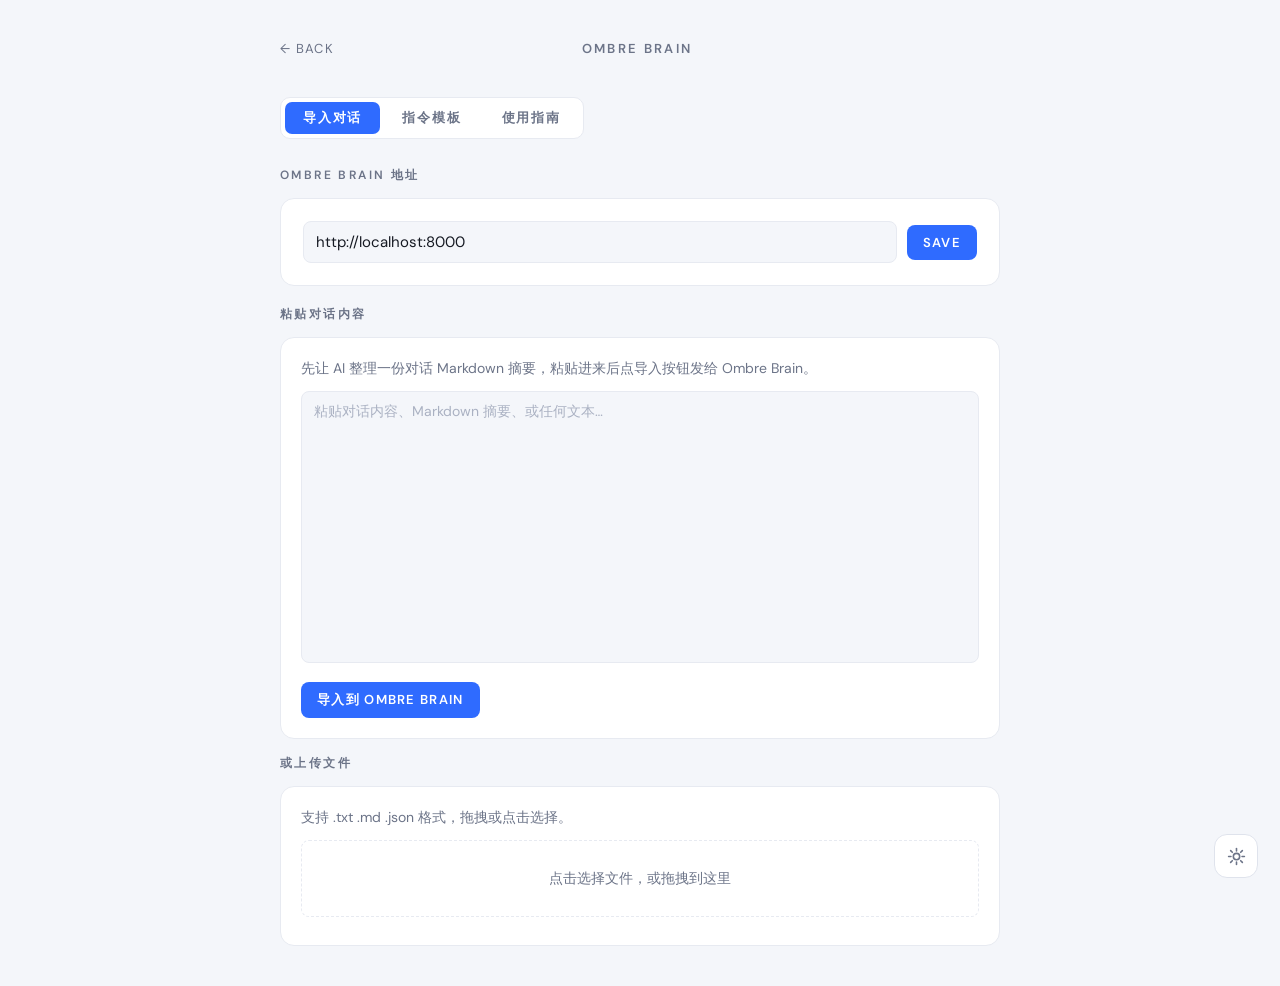
<file: ombrebrain.html>
﻿<!DOCTYPE html>
<html lang="zh">
<head>
<meta charset="UTF-8">
<meta name="viewport" content="width=device-width, initial-scale=1.0">
<title>OMBRE BRAIN — Context Handoff</title>
<link rel="preconnect" href="https://fonts.googleapis.com">
<link rel="preconnect" href="https://fonts.gstatic.com" crossorigin>
<link href="https://fonts.googleapis.com/css2?family=DM+Sans:wght@300;400;500;600&display=swap" rel="stylesheet">
<link rel="stylesheet" href="theme.css">
<script src="theme.js"></script>
<style>
  *, *::before, *::after { box-sizing: border-box; margin: 0; padding: 0; }
  body { font-family: 'DM Sans', -apple-system, BlinkMacSystemFont, sans-serif; background: var(--bg); color: var(--text); min-height: 100vh; padding: 40px 24px; }
  .header { max-width: 720px; margin: 0 auto 40px; display: flex; justify-content: space-between; align-items: center; }
  .back { font-size: calc(11px + var(--fz)); color: var(--muted); text-decoration: none; letter-spacing: 0.1em; }
  .back:hover { color: var(--text); }
  .page-title { font-size: calc(11px + var(--fz)); font-weight: 600; letter-spacing: 0.18em; color: var(--muted); text-transform: uppercase; }
  .main { max-width: 720px; margin: 0 auto; }

  .tabs { display: flex; gap: 4px; margin-bottom: 28px; background: var(--surface); border: 1px solid var(--border); border-radius: 10px; padding: 4px; width: fit-content; }
  .tab-btn { font-size: calc(11px + var(--fz)); font-weight: 600; letter-spacing: 0.14em; text-transform: uppercase; padding: 7px 18px; border-radius: 7px; border: none; background: transparent; color: var(--muted); cursor: pointer; font-family: inherit; transition: all 0.15s; }
  .tab-btn.active { background: var(--accent); color: #fff; }
  .tab-btn:not(.active):hover { color: var(--text); }
  .tab-panel { display: none; }
  .tab-panel.active { display: block; }

  .label { font-size: calc(10px + var(--fz)); font-weight: 600; letter-spacing: 0.2em; color: var(--muted); text-transform: uppercase; margin-bottom: 14px; }
  .link-panel { background: var(--surface); border: 1px solid var(--border); border-radius: 14px; padding: 22px; margin-bottom: 28px; display: flex; gap: 10px; align-items: center; }
  .link-input { flex: 1; background: var(--bg); border: 1px solid var(--border); border-radius: 8px; padding: 10px 12px; color: var(--text); font-size: calc(13px + var(--fz)); font-family: inherit; outline: none; transition: border-color 0.15s; }
  .link-input:focus { border-color: var(--accent); }
  .link-input::placeholder { color: var(--muted); }
  .save-btn { background: var(--accent); color: #fff; border: none; border-radius: 8px; padding: 9px 16px; font-size: calc(11px + var(--fz)); font-weight: 600; letter-spacing: 0.1em; text-transform: uppercase; cursor: pointer; font-family: inherit; white-space: nowrap; transition: transform 0.15s, box-shadow 0.15s; }
  .save-btn:hover { transform: translateY(1px); box-shadow: var(--press-shadow); }
  .save-btn.success { background: var(--green); }

  .commands { display: flex; flex-direction: column; gap: 12px; }
  .cmd-card { background: var(--surface); border: 1px solid var(--border); border-radius: 14px; padding: 20px; box-shadow: var(--shadow); }
  .cmd-name { font-size: calc(10px + var(--fz)); font-weight: 600; letter-spacing: 0.18em; text-transform: uppercase; color: var(--accent); margin-bottom: 4px; }
  .cmd-desc { font-size: calc(12px + var(--fz)); color: var(--muted); margin-bottom: 14px; line-height: 1.5; }
  .cmd-input { width: 100%; background: var(--bg); border: 1px solid var(--border); border-radius: 8px; padding: 9px 12px; color: var(--text); font-size: calc(12px + var(--fz)); font-family: inherit; outline: none; margin-bottom: 10px; resize: none; line-height: 1.5; transition: border-color 0.15s; }
  .cmd-input:focus { border-color: var(--accent); }
  .cmd-input::placeholder { color: var(--faint); }
  .cmd-preview { background: var(--bg); border: 1px solid var(--border); border-radius: 8px; padding: 10px 12px; font-size: calc(12px + var(--fz)); color: var(--muted); line-height: 1.6; white-space: pre-wrap; margin-bottom: 10px; min-height: 44px; font-family: inherit; }
  .copy-btn { background: transparent; border: 1px solid var(--border); border-radius: 7px; padding: 6px 14px; font-size: calc(10px + var(--fz)); font-weight: 600; letter-spacing: 0.12em; text-transform: uppercase; color: var(--muted); cursor: pointer; font-family: inherit; transition: all 0.15s; }
  .copy-btn:hover { border-color: var(--accent); color: var(--accent); }
  .copy-btn.copied { background: var(--green); border-color: var(--green); color: #000; }

  .cmd-header { display: flex; align-items: flex-start; justify-content: space-between; cursor: pointer; user-select: none; gap: 12px; }
  .cmd-header-text .cmd-desc { margin-bottom: 0; }
  .cmd-chevron { font-size: calc(10px + var(--fz)); color: var(--muted); transition: transform 0.2s; flex-shrink: 0; margin-top: 3px; }
  .cmd-card.open .cmd-chevron { transform: rotate(90deg); }
  .cmd-body { display: none; margin-top: 14px; }
  .cmd-card.open .cmd-body { display: block; }

  .guide { display: flex; flex-direction: column; gap: 0; }
  .guide-step { display: flex; gap: 16px; padding: 20px 0; border-bottom: 1px solid var(--border); }
  .guide-step:last-child { border-bottom: none; }
  .step-num { width: 26px; height: 26px; border-radius: 7px; background: var(--accent-dim); border: 1px solid var(--accent-line); display: flex; align-items: center; justify-content: center; font-size: calc(11px + var(--fz)); font-weight: 600; color: var(--accent); flex-shrink: 0; margin-top: 1px; }
  .step-body { font-size: calc(13px + var(--fz)); color: var(--muted); line-height: 1.7; }
  .step-body strong { color: var(--text); font-weight: 500; }
  code { background: var(--bg); border: 1px solid var(--border); border-radius: 4px; padding: 1px 6px; font-size: calc(11px + var(--fz)); color: var(--accent); font-family: monospace; }
  .tool-grid { display: grid; grid-template-columns: repeat(auto-fill, minmax(200px, 1fr)); gap: 8px; margin-top: 12px; }
  .tool-item { background: var(--bg); border: 1px solid var(--border); border-radius: 8px; padding: 10px 12px; }
  .tool-name { font-size: calc(11px + var(--fz)); font-weight: 600; color: var(--accent); margin-bottom: 4px; font-family: monospace; }
  .tool-desc { font-size: calc(11px + var(--fz)); color: var(--muted); line-height: 1.4; }
</style>
</head>
<body>
<div class="header">
  <a class="back" href="index.html">← BACK</a>
  <div class="page-title">Ombre Brain</div>
  <div style="width:60px"></div>
</div>
<div class="main">
  <div class="tabs">
    <button class="tab-btn active" onclick="switchTab('import')">导入对话</button>
    <button class="tab-btn" onclick="switchTab('commands')">指令模板</button>
    <button class="tab-btn" onclick="switchTab('guide')">使用指南</button>
  </div>

  <!-- 指令模板 -->
  <div class="tab-panel" id="tab-commands">
    <div class="label">Your Ombre Brain Link</div>
    <div class="link-panel">
      <input class="link-input" id="linkInput" type="text" placeholder="粘贴你的 Ombre Brain 链接或仓库地址…">
      <button class="save-btn" id="saveLinkBtn" onclick="saveLink()">SAVE</button>
    </div>

    <div class="label">Templates</div>
    <div class="commands" id="commandsGrid"></div>
  </div>

  <!-- 导入对话 -->
  <div class="tab-panel active" id="tab-import">
    <div class="label">Ombre Brain 地址</div>
    <div class="link-panel" style="margin-bottom:20px">
      <input class="link-input" id="importUrlInput" type="text" value="http://localhost:8000" placeholder="http://localhost:8000">
      <button class="save-btn" onclick="saveImportUrl()">SAVE</button>
    </div>

    <div class="label">粘贴对话内容</div>
    <div class="cmd-card" style="margin-bottom:16px">
      <div class="cmd-desc" style="margin-bottom:12px">先让 AI 整理一份对话 Markdown 摘要，粘贴进来后点导入按钮发给 Ombre Brain。</div>
      <textarea class="cmd-input" id="importText" rows="12" placeholder="粘贴对话内容、Markdown 摘要、或任何文本…"></textarea>
      <div style="display:flex;gap:10px;align-items:center;margin-top:4px">
        <button class="save-btn" id="importBtn" onclick="doImport()">导入到 Ombre Brain</button>
        <span id="importStatus" style="font-size: calc(12px + var(--fz));color:var(--muted)"></span>
      </div>
    </div>

    <div class="label">或上传文件</div>
    <div class="cmd-card">
      <div class="cmd-desc" style="margin-bottom:12px">支持 .txt .md .json 格式，拖拽或点击选择。</div>
      <input type="file" id="importFile" accept=".txt,.md,.json" style="display:none" onchange="handleFile(this)">
      <div id="dropZone" onclick="document.getElementById('importFile').click()" style="border:1px dashed var(--border);border-radius:8px;padding:28px;text-align:center;cursor:pointer;color:var(--muted);font-size: calc(12px + var(--fz));transition:border-color 0.15s" ondragover="event.preventDefault();this.style.borderColor='var(--accent)'" ondragleave="this.style.borderColor='var(--border)'" ondrop="handleDrop(event)">
        点击选择文件，或拖拽到这里
      </div>
      <div id="fileInfo" style="font-size: calc(11px + var(--fz));color:var(--muted);margin-top:8px"></div>
    </div>
  </div>

  <!-- 使用指南 -->
  <div class="tab-panel" id="tab-guide">
    <div class="guide">
      <div class="guide-step">
        <div class="step-num">1</div>
        <div class="step-body"><strong>安装 Ombre Brain MCP 服务</strong><br>按照你的 Ombre Brain 文档完成本地安装，确保 MCP 服务在运行中。</div>
      </div>
      <div class="guide-step">
        <div class="step-num">2</div>
        <div class="step-body"><strong>在 Claude Code 里连接</strong><br>打开 Claude Code 设置，添加 Ombre Brain 为 MCP 服务器。连接成功后，克可以直接调用下方的工具。</div>
      </div>
      <div class="guide-step">
        <div class="step-num">3</div>
        <div class="step-body"><strong>六个核心工具</strong>
          <div class="tool-grid">
            <div class="tool-item"><div class="tool-name">breath</div><div class="tool-desc">检索记忆，可按关键词或自动浮现</div></div>
            <div class="tool-item"><div class="tool-name">hold</div><div class="tool-desc">存单条记忆，支持标签和重要度</div></div>
            <div class="tool-item"><div class="tool-name">grow</div><div class="tool-desc">写日记，长内容自动拆分存储</div></div>
            <div class="tool-item"><div class="tool-name">dream</div><div class="tool-desc">自省，读取最近新增的记忆</div></div>
            <div class="tool-item"><div class="tool-name">pulse</div><div class="tool-desc">查看系统状态和所有记忆桶</div></div>
            <div class="tool-item"><div class="tool-name">feel</div><div class="tool-desc">以第一人称存储感受或情绪</div></div>
          </div>
        </div>
      </div>
      <div class="guide-step">
        <div class="step-num">4</div>
        <div class="step-body"><strong>使用方式</strong><br>切换到「指令模板」tab，选择需要的操作，填入内容，复制生成的指令，直接发给克，克会调用对应工具完成操作。</div>
      </div>
    </div>
  </div>
</div>

<script>
const LINK_KEY = 'ch_ombrebrain_link';

const templates = [
  { name: 'BREATH — 检索记忆', desc: '按关键词检索相关记忆，留空则自动浮现最相关的', fields: [{id:'b-q',placeholder:'关键词（可留空）',rows:0}], build: v => v[0] ? `请用 Ombre Brain breath 检索关于「${v[0]}」的记忆` : `请用 Ombre Brain breath 自动浮现当前最相关的记忆` },
  { name: 'HOLD — 存储记忆', desc: '存一条记忆，可以加标签和重要度', fields: [{id:'ho-c',placeholder:'要存储的内容…',rows:3},{id:'ho-t',placeholder:'标签，逗号分隔（可选）',rows:0},{id:'ho-i',placeholder:'重要度 1–10（可选，默认 5）',rows:0}], build: v => { let s=`请用 Ombre Brain hold 存储这条记忆：${v[0]||'（内容）'}`; if(v[1])s+=`，标签：${v[1]}`; if(v[2])s+=`，重要度：${v[2]}`; return s; } },
  { name: 'GROW — 写日记', desc: '记录一段日记，长内容自动拆分', fields: [{id:'g-c',placeholder:'日记内容…',rows:4}], build: v => `请用 Ombre Brain grow 记录：${v[0]||'（内容）'}` },
  { name: 'DREAM — 自省', desc: '读取最近新增的记忆，做回顾', fields: [], build: () => `请用 Ombre Brain dream 读取最近的记忆并做自省` },
  { name: 'PULSE — 查看状态', desc: '查看记忆系统状态和所有记忆桶', fields: [], build: () => `请用 Ombre Brain pulse 查看当前记忆系统状态` },
  { name: 'FEEL — 存储感受', desc: '让 AI 以第一人称记录一条感受', fields: [{id:'f-c',placeholder:'描述这个感受…',rows:3}], build: v => `请用 Ombre Brain hold 以第一人称存储这条感受（feel=True）：${v[0]||'（内容）'}` }
];

function switchTab(name) {
  document.querySelectorAll('.tab-btn').forEach((b,i)=>b.classList.toggle('active',['import','commands','guide'][i]===name));
  document.querySelectorAll('.tab-panel').forEach(p=>p.classList.toggle('active',p.id==='tab-'+name));
}

const IMPORT_URL_KEY = 'ch_ombrebrain_import_url';

function saveImportUrl() {
  localStorage.setItem(IMPORT_URL_KEY, document.getElementById('importUrlInput').value.trim());
}

function loadImportUrl() {
  const v = localStorage.getItem(IMPORT_URL_KEY);
  if (v) document.getElementById('importUrlInput').value = v;
}

async function doImport() {
  const text = document.getElementById('importText').value.trim();
  if (!text) { setStatus('请先粘贴内容', 'var(--amber)'); return; }
  await sendToOmbre(text);
}

async function sendToOmbre(text, filename) {
  const base = (document.getElementById('importUrlInput').value.trim() || 'http://localhost:8000').replace(/\/$/, '');
  const btn = document.getElementById('importBtn');
  btn.disabled = true;
  setStatus('导入中…', 'var(--muted)');
  try {
    const form = new FormData();
    const blob = new Blob([text], { type: 'text/plain' });
    form.append('file', blob, filename || 'import.txt');
    const res = await fetch(base + '/api/import/upload', { method: 'POST', body: form });
    if (res.ok) {
      setStatus('✓ 已提交，Ombre Brain 正在处理', 'var(--green)');
    } else {
      const msg = await res.text();
      setStatus('失败: ' + res.status + ' ' + msg.slice(0,80), '#f87171');
    }
  } catch(e) {
    setStatus('连接失败，确认 Ombre Brain 在运行: ' + e.message, '#f87171');
  }
  btn.disabled = false;
}

function setStatus(msg, color) {
  const el = document.getElementById('importStatus');
  el.textContent = msg;
  el.style.color = color;
}

function handleFile(input) {
  const file = input.files[0]; if (!file) return;
  document.getElementById('fileInfo').textContent = file.name + ' · ' + (file.size/1024).toFixed(1) + ' KB';
  const reader = new FileReader();
  reader.onload = e => {
    document.getElementById('importText').value = e.target.result;
    setStatus('文件已读入文本框，点导入按钮发送', 'var(--muted)');
  };
  reader.readAsText(file);
}

function handleDrop(e) {
  e.preventDefault();
  document.getElementById('dropZone').style.borderColor = 'var(--border)';
  const file = e.dataTransfer.files[0]; if (!file) return;
  document.getElementById('importFile').files = e.dataTransfer.files;
  handleFile(document.getElementById('importFile'));
}

function toggleCmd(card, event) {
  if (event.target.closest('.cmd-body')) return;
  card.classList.toggle('open');
}

function buildGrid() {
  document.getElementById('commandsGrid').innerHTML = templates.map((t,ti) => {
    const fields = t.fields.map(f => f.rows
      ? '<textarea class="cmd-input" id="' + f.id + '" rows="' + f.rows + '" placeholder="' + f.placeholder + '" oninput="updatePreview(' + ti + ')"></textarea>'
      : '<input class="cmd-input" type="text" id="' + f.id + '" placeholder="' + f.placeholder + '" oninput="updatePreview(' + ti + ')">'
    ).join('');
    return '<div class="cmd-card" onclick="toggleCmd(this,event)">'
      + '<div class="cmd-header"><div class="cmd-header-text"><div class="cmd-name">' + t.name + '</div><div class="cmd-desc">' + t.desc + '</div></div><span class="cmd-chevron">▶</span></div>'
      + '<div class="cmd-body">' + fields + '<div class="cmd-preview" id="preview-' + ti + '">' + t.build(t.fields.map(()=>'')) + '</div><button class="copy-btn" id="copy-' + ti + '" onclick="copyCmd(' + ti + ')">COPY</button></div>'
      + '</div>';
  }).join('');
}

function updatePreview(ti) {
  const t = templates[ti];
  document.getElementById('preview-'+ti).textContent = t.build(t.fields.map(f=>{const el=document.getElementById(f.id);return el?el.value.trim():''}));
}

function copyCmd(ti) {
  navigator.clipboard.writeText(document.getElementById('preview-'+ti).textContent);
  const btn = document.getElementById('copy-'+ti);
  btn.textContent='COPIED'; btn.classList.add('copied');
  setTimeout(()=>{btn.textContent='COPY';btn.classList.remove('copied');},1400);
}

function saveLink() {
  const val = document.getElementById('linkInput').value.trim(); if (!val) return;
  localStorage.setItem(LINK_KEY, val);
  const btn = document.getElementById('saveLinkBtn');
  btn.textContent='SAVED'; btn.classList.add('success');
  setTimeout(()=>{btn.textContent='SAVE';btn.classList.remove('success');},1400);
}

function loadLink() {
  const link = localStorage.getItem(LINK_KEY);
  if (link) document.getElementById('linkInput').value = link;
}

buildGrid();
loadLink();
loadImportUrl();
</script>
</body>
</html>
</file>
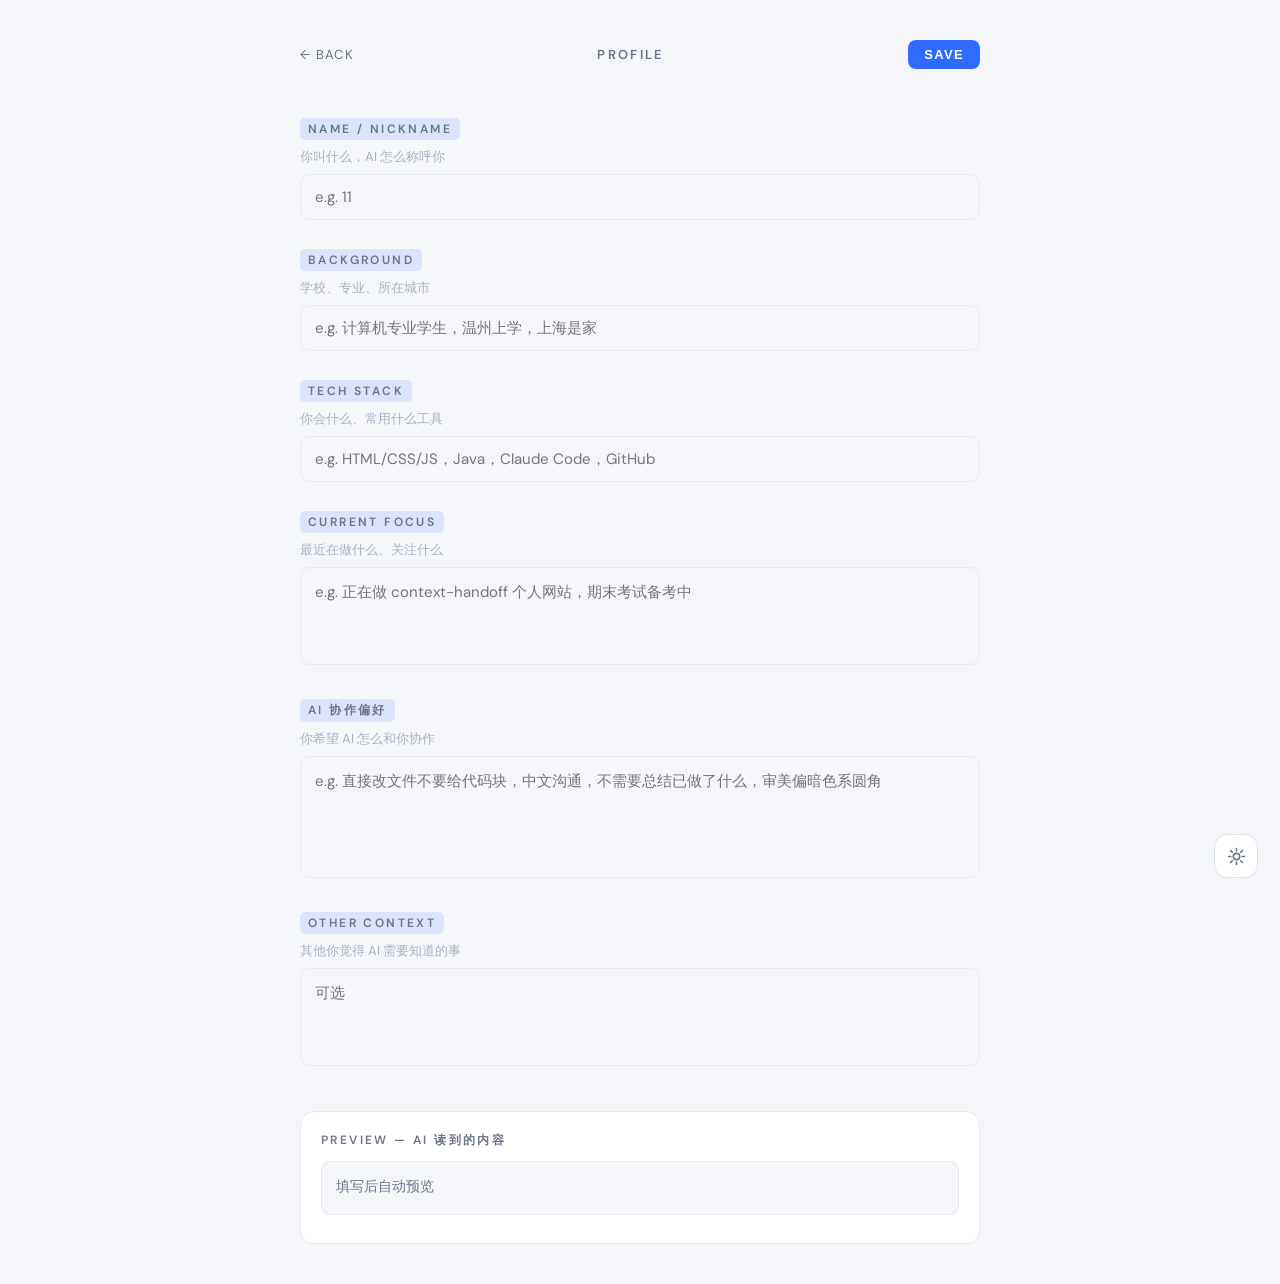
<file: profile.html>
<!DOCTYPE html>
<html lang="zh">
<head>
<meta charset="UTF-8">
<meta name="viewport" content="width=device-width, initial-scale=1.0">
<title>PROFILE — Context Handoff</title>
<link href="https://fonts.googleapis.com/css2?family=DM+Sans:wght@300;400;500;600&display=swap" rel="stylesheet">
<link rel="stylesheet" href="theme.css">
<script src="theme.js"></script>
<style>
  *, *::before, *::after { box-sizing: border-box; margin: 0; padding: 0; }
  body { font-family: 'DM Sans', sans-serif; background: var(--bg); color: var(--text); min-height: 100vh; padding: 40px 24px; }
  .header { max-width: 680px; margin: 0 auto 48px; display: flex; justify-content: space-between; align-items: center; }
  .back { font-size: calc(11px + var(--fz)); color: var(--muted); text-decoration: none; letter-spacing: 0.1em; display: flex; align-items: center; gap: 6px; }
  .back:hover { color: var(--text); }
  .page-title { font-size: calc(11px + var(--fz)); font-weight: 600; letter-spacing: 0.18em; color: var(--muted); text-transform: uppercase; }
  .save-btn { background: var(--accent); color: #fff; border: none; border-radius: 8px; padding: 7px 16px; font-size: calc(11px + var(--fz)); font-weight: 600; letter-spacing: 0.1em; text-transform: uppercase; cursor: pointer; transition: transform 0.15s, box-shadow 0.15s; }
  .save-btn:hover { transform: translateY(1px); box-shadow: var(--press-shadow); }
  .save-btn.success { background: var(--green); color: #000; }
  .save-btn:disabled { opacity: 0.4; cursor: not-allowed; }
  .main { max-width: 680px; margin: 0 auto; }
  .field-group { margin-bottom: 28px; }
  .field-label { font-size: calc(10px + var(--fz)); font-weight: 600; letter-spacing: 0.2em; text-transform: uppercase; color: var(--muted); margin-bottom: 8px; display: inline-block; background: color-mix(in srgb, var(--accent) 13%, transparent); border-radius: 5px; padding: 3px 8px; }
  .field-hint { font-size: calc(11px + var(--fz)); color: var(--faint); margin-bottom: 8px; }
  input[type=text], textarea {
    width: 100%; background: var(--bg); border: 1px solid var(--border);
    border-radius: 10px; padding: 12px 14px; color: var(--text); font-size: calc(13px + var(--fz));
    font-family: inherit; outline: none; transition: border-color 0.15s; resize: none;
  }
  input[type=text]:focus, textarea:focus { border-color: var(--accent); }
  textarea { line-height: 1.6; }
  .preview-panel { background: var(--surface); border: 1px solid var(--border); border-radius: 14px; padding: 20px; margin-top: 40px; box-shadow: var(--shadow); }
  .preview-label { font-size: calc(10px + var(--fz)); font-weight: 600; letter-spacing: 0.2em; text-transform: uppercase; color: var(--muted); margin-bottom: 12px; }
  .preview-box { background: var(--bg); border: 1px solid var(--border); border-radius: 8px; padding: 14px; font-size: calc(12px + var(--fz)); color: var(--muted); line-height: 1.7; white-space: pre-wrap; font-family: monospace; }
  .status { font-size: calc(11px + var(--fz)); color: var(--muted); text-align: right; margin-top: 8px; }
</style>
</head>
<body>

<div class="header">
  <a class="back" href="index.html">← BACK</a>
  <div class="page-title">Profile</div>
  <button class="save-btn" id="saveBtn" onclick="save()">SAVE</button>
</div>

<div class="main">
  <div class="field-group">
    <label class="field-label">Name / Nickname</label>
    <div class="field-hint">你叫什么，AI 怎么称呼你</div>
    <input type="text" id="f_name" placeholder="e.g. 11">
  </div>

  <div class="field-group">
    <label class="field-label">Background</label>
    <div class="field-hint">学校、专业、所在城市</div>
    <input type="text" id="f_background" placeholder="e.g. 计算机专业学生，温州上学，上海是家">
  </div>

  <div class="field-group">
    <label class="field-label">Tech Stack</label>
    <div class="field-hint">你会什么、常用什么工具</div>
    <input type="text" id="f_tech" placeholder="e.g. HTML/CSS/JS，Java，Claude Code，GitHub">
  </div>

  <div class="field-group">
    <label class="field-label">Current Focus</label>
    <div class="field-hint">最近在做什么、关注什么</div>
    <textarea id="f_focus" rows="3" placeholder="e.g. 正在做 context-handoff 个人网站，期末考试备考中"></textarea>
  </div>

  <div class="field-group">
    <label class="field-label">AI 协作偏好</label>
    <div class="field-hint">你希望 AI 怎么和你协作</div>
    <textarea id="f_prefs" rows="4" placeholder="e.g. 直接改文件不要给代码块，中文沟通，不需要总结已做了什么，审美偏暗色系圆角"></textarea>
  </div>

  <div class="field-group">
    <label class="field-label">Other Context</label>
    <div class="field-hint">其他你觉得 AI 需要知道的事</div>
    <textarea id="f_other" rows="3" placeholder="可选"></textarea>
  </div>

  <div class="preview-panel">
    <div class="preview-label">Preview — AI 读到的内容</div>
    <div class="preview-box" id="preview">填写后自动预览</div>
    <div class="status" id="status"></div>
  </div>
</div>

<script>
const OWNER = 'webkit1005-collab';
const REPO = 'context-handoff';
const API = 'https://api.github.com';
const PATH = 'data/profile.json';

function getToken() { return localStorage.getItem('ch_token'); }

const fields = ['name','background','tech','focus','prefs','other'];

function buildSummary(data) {
  let lines = [];
  if (data.name)       lines.push(`我叫 ${data.name}。`);
  if (data.background) lines.push(data.background + '。');
  if (data.tech)       lines.push(`技术栈：${data.tech}。`);
  if (data.focus)      lines.push(`当前专注：${data.focus}`);
  if (data.prefs)      lines.push(`协作偏好：${data.prefs}`);
  if (data.other)      lines.push(data.other);
  return lines.join('\n');
}

function updatePreview() {
  const data = {};
  fields.forEach(f => data[f] = document.getElementById('f_'+f).value.trim());
  document.getElementById('preview').textContent = buildSummary(data) || '填写后自动预览';
}

fields.forEach(f => document.getElementById('f_'+f).addEventListener('input', updatePreview));

async function load() {
  const t = getToken();
  if (!t) return;
  try {
    const r = await fetch(`${API}/repos/${OWNER}/${REPO}/contents/${PATH}`, {
      headers: { Authorization: `token ${t}` }
    });
    if (!r.ok) return;
    const j = await r.json();
    const data = JSON.parse(atob(j.content.replace(/\n/g,'')));
    fields.forEach(f => { if (data[f]) document.getElementById('f_'+f).value = data[f]; });
    document.getElementById('status').textContent = `上次保存：${data.updated || '—'}`;
    updatePreview();
  } catch {}
}

async function save() {
  const t = getToken();
  if (!t) { alert('请先在首页设置 GitHub Token'); return; }
  const btn = document.getElementById('saveBtn');
  btn.disabled = true; btn.textContent = '...';

  const data = {};
  fields.forEach(f => data[f] = document.getElementById('f_'+f).value.trim());
  data.summary = buildSummary(data);
  data.updated = new Date().toLocaleDateString('zh-CN');

  try {
    let sha = null;
    const check = await fetch(`${API}/repos/${OWNER}/${REPO}/contents/${PATH}`, {
      headers: { Authorization: `token ${t}` }
    });
    if (check.ok) { const j = await check.json(); sha = j.sha; }

    const body = { message: 'update profile', content: btoa(unescape(encodeURIComponent(JSON.stringify(data, null, 2)))) };
    if (sha) body.sha = sha;

    const r = await fetch(`${API}/repos/${OWNER}/${REPO}/contents/${PATH}`, {
      method: 'PUT', headers: { Authorization: `token ${t}`, 'Content-Type': 'application/json' },
      body: JSON.stringify(body)
    });

    if (r.ok) {
      btn.textContent = 'SAVED'; btn.classList.add('success');
      document.getElementById('status').textContent = `上次保存：${data.updated}`;
      setTimeout(() => { btn.textContent = 'SAVE'; btn.classList.remove('success'); btn.disabled = false; }, 1500);
    } else { throw new Error(); }
  } catch {
    btn.textContent = 'ERROR'; btn.style.background = '#f87171';
    setTimeout(() => { btn.textContent = 'SAVE'; btn.style.background = ''; btn.disabled = false; }, 2000);
  }
}

load();
</script>
</body>
</html>
</file>
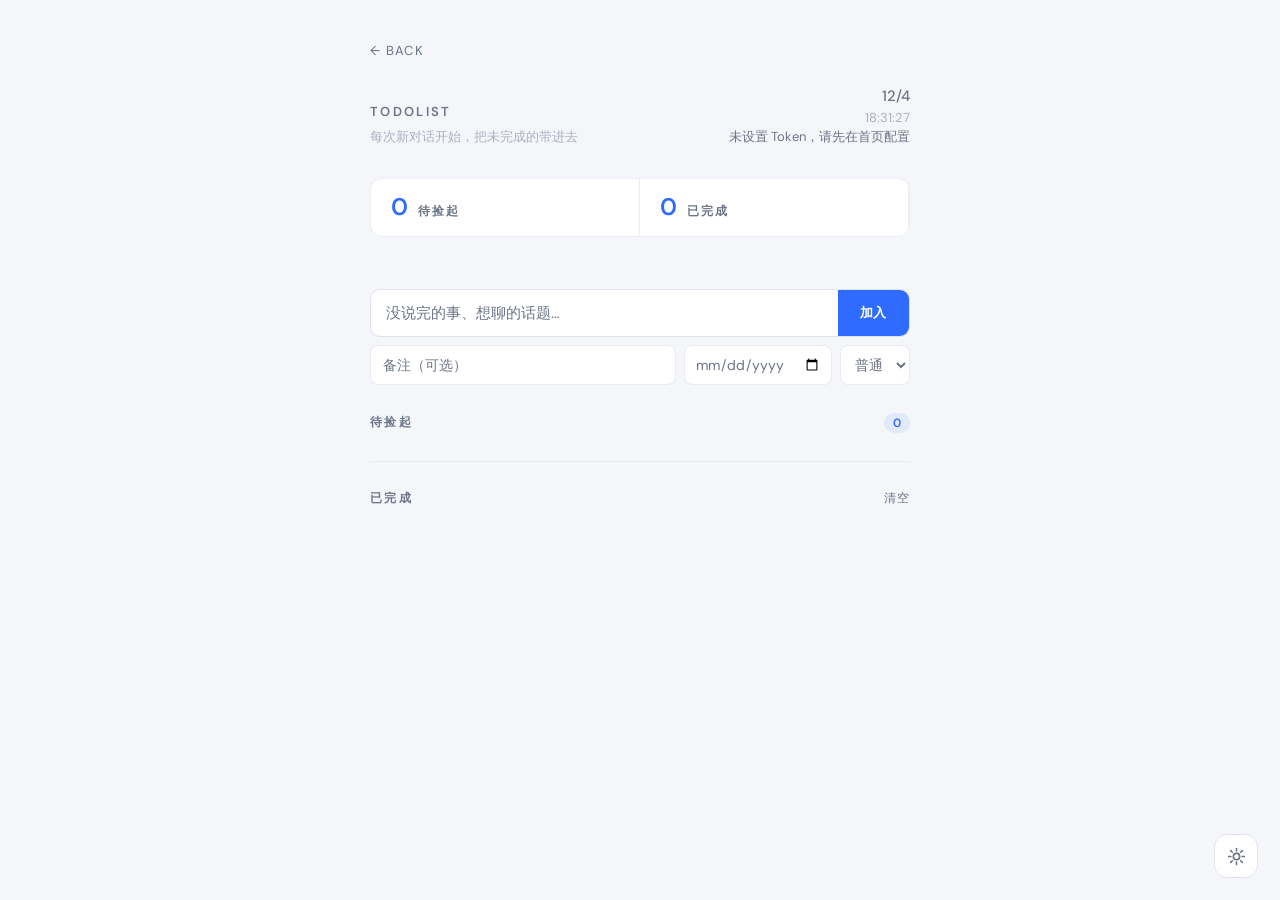
<file: todolist.html>
<!DOCTYPE html>
<html lang="zh">
<head>
<meta charset="UTF-8">
<meta name="viewport" content="width=device-width, initial-scale=1.0">
<title>TODOLIST — Context Handoff</title>
<link rel="stylesheet" href="theme.css">
<script src="theme.js"></script>
<style>
  @import url('https://fonts.googleapis.com/css2?family=DM+Sans:wght@300;400;500&family=DM+Mono:wght@400;500&display=swap');
  * { box-sizing: border-box; margin: 0; padding: 0; }
  body { background: var(--bg); color: var(--white); font-family: 'DM Sans', sans-serif; min-height: 100vh; padding: 40px 24px 80px; font-size: calc(13px + var(--fz)); }
  .wrap { max-width: 540px; margin: 0 auto; }
  .nav-back { font-size: calc(11px + var(--fz)); color: var(--muted); text-decoration: none; letter-spacing: 0.1em; display: inline-block; margin-bottom: 28px; }
  .nav-back:hover { color: var(--white); }
  .top { display: flex; align-items: flex-end; justify-content: space-between; margin-bottom: 32px; }
  .title-block h1 { font-size: calc(11px + var(--fz)); font-weight: 600; color: var(--muted); letter-spacing: 0.18em; text-transform: uppercase; }
  .title-block p { font-size: calc(11px + var(--fz)); color: var(--faint); margin-top: 8px; letter-spacing: 0; }
  .date-block { text-align: right; line-height: 1.3; }
  .date-display { font-size: calc(13px + var(--fz)); font-weight: 500; color: var(--muted); font-variant-numeric: tabular-nums; }
  .time-display { font-size: calc(11px + var(--fz)); color: var(--faint); margin-top: 3px; font-variant-numeric: tabular-nums; }
  .list-tabs { display: flex; gap: 6px; margin-bottom: 20px; flex-wrap: wrap; align-items: center; }
  .tab { font-family: 'DM Sans', sans-serif; font-size: calc(11px + var(--fz)); font-weight: 500; letter-spacing: 0.02em; padding: 6px 14px; border: 1px solid var(--border2); border-radius: 20px; background: transparent; color: var(--muted2); cursor: pointer; transition: all 0.15s; white-space: nowrap; }
  .tab.active { background: var(--blue); border-color: var(--blue); color: #fff; }
  .tab:not(.active):hover { border-color: var(--blue); color: var(--blue); }
  .tab.add-list { border-style: dashed; border-radius: 20px; color: var(--muted); font-size: calc(14px + var(--fz)); padding: 4px 11px; line-height: 1; }
  .tab.add-list:hover { border-color: var(--blue); color: var(--blue); }
  .input-area { margin-bottom: 28px; }
  .input-row { display: flex; border: 1px solid var(--border2); border-radius: 10px; background: var(--surface); overflow: hidden; transition: border-color 0.2s, box-shadow 0.2s; margin-bottom: 8px; box-shadow: var(--shadow); }
  .input-row:focus-within { border-color: var(--blue); box-shadow: 0 0 0 3px var(--blue-glow); }
  .input-row input { flex: 1; background: transparent; border: none; color: var(--white); font-family: 'DM Sans', sans-serif; font-size: calc(13px + var(--fz)); padding: 13px 15px; outline: none; }
  .input-row input::placeholder { color: var(--muted); }
  .input-row button { background: var(--blue); color: #fff; border: none; font-family: 'DM Sans', sans-serif; font-size: calc(11px + var(--fz)); font-weight: 600; letter-spacing: 0.04em; padding: 0 22px; cursor: pointer; transition: opacity 0.15s; white-space: nowrap; }
  .input-row button:hover { transform: translateY(1px); box-shadow: var(--press-shadow); }
  .extra-row { display: flex; gap: 8px; align-items: stretch; }
  .extra-row input[type="text"] { flex: 1; background: var(--surface); border: 1px solid var(--border); border-radius: 8px; color: var(--white); font-family: 'DM Sans', sans-serif; font-size: calc(12px + var(--fz)); padding: 9px 12px; outline: none; transition: border-color 0.2s; }
  .extra-row input[type="text"]:focus { border-color: var(--blue); }
  .extra-row input[type="text"]::placeholder { color: var(--muted); }
  .extra-row input[type="date"] { background: var(--surface); border: 1px solid var(--border); border-radius: 8px; color: var(--muted2); font-family: 'DM Sans', sans-serif; font-size: calc(12px + var(--fz)); padding: 9px 10px; outline: none; cursor: pointer; transition: border-color 0.2s; }
  .extra-row input[type="date"]:focus { border-color: var(--blue); }
  input[type="date"]::-webkit-calendar-picker-indicator { cursor: pointer; }
  .prio-select { background: var(--surface); border: 1px solid var(--border); border-radius: 8px; color: var(--muted2); font-family: 'DM Sans', sans-serif; font-size: calc(12px + var(--fz)); padding: 9px 10px; outline: none; cursor: pointer; transition: border-color 0.2s; }
  .prio-select:focus { border-color: var(--blue); }
  .prompt-box { background: var(--blue-glow); border: 1px solid var(--blue-dim); border-radius: 10px; padding: 18px; margin-bottom: 28px; display: none; }
  .plabel { font-family: 'DM Sans', sans-serif; font-size: calc(10px + var(--fz)); font-weight: 600; letter-spacing: 0.18em; color: var(--blue); text-transform: uppercase; margin-bottom: 10px; display: flex; justify-content: space-between; align-items: center; cursor: pointer; user-select: none; }
  .prompt-text { font-size: calc(12px + var(--fz)); color: var(--muted2); line-height: 1.7; white-space: pre-wrap; word-break: break-all; }
  .copy-btn { background: transparent; border: 1px solid var(--blue-dim); color: var(--blue); font-family: 'DM Sans', sans-serif; font-size: calc(10px + var(--fz)); letter-spacing: 0.1em; padding: 4px 10px; cursor: pointer; text-transform: uppercase; transition: all 0.15s; }
  .copy-btn:hover { background: var(--blue); color: #fff; border-color: var(--blue); }
  .section { margin-bottom: 24px; }
  .sec-header { display: flex; justify-content: space-between; align-items: center; margin-bottom: 10px; }
  .sec-label { font-family: 'DM Sans', sans-serif; font-size: calc(10px + var(--fz)); font-weight: 600; letter-spacing: 0.2em; color: var(--muted); text-transform: uppercase; }
  .sec-count { font-family: 'DM Sans', sans-serif; font-size: calc(10px + var(--fz)); font-weight: 600; color: var(--blue); background: var(--blue-glow); padding: 2px 9px; border-radius: 20px; }
  .clear-btn { background: transparent; border: none; font-family: 'DM Sans', sans-serif; font-size: calc(10px + var(--fz)); letter-spacing: 0.1em; color: var(--muted); text-transform: uppercase; cursor: pointer; transition: color 0.15s; }
  .clear-btn:hover { color: #ff6060; }
  .topic-item { background: var(--card-bg); border: 1px solid var(--card-border); border-radius: 10px; padding: 14px 16px; margin-bottom: 8px; display: flex; align-items: flex-start; gap: 12px; animation: fadeSlide 0.2s ease; transition: background 0.2s, box-shadow 0.2s, transform 0.2s, border-color 0.2s; box-shadow: none; }
  .topic-item.urgent { background: var(--urgent-bg); }
  @keyframes fadeSlide { from { opacity: 0; transform: translateY(-5px); } to { opacity: 1; transform: translateY(0); } }
  .topic-item:hover { background: var(--card-hover); box-shadow: var(--press-shadow); transform: translateY(1px); }
  .topic-item.done { background: var(--card-bg-done); opacity: 0.5; box-shadow: none; }
  .topic-item.done:hover { transform: none; }
  .topic-item.done .topic-text { text-decoration: line-through; color: var(--muted); }
  .check { width: 17px; height: 17px; border: 2px solid var(--muted); background: transparent; cursor: pointer; flex-shrink: 0; margin-top: 3px; border-radius: 50%; display: flex; align-items: center; justify-content: center; transition: all 0.15s; }
  .check:hover { border-color: var(--blue); }
  .check.on { background: var(--blue); border-color: var(--blue); }
  .check.on::after { content: ''; width: 5px; height: 5px; background: #fff; border-radius: 50%; display: block; }
  .topic-body { flex: 1; min-width: 0; }
  .topic-text { font-size: calc(13px + var(--fz)); line-height: 1.55; color: var(--card-text); word-break: break-all; }
  .topic-note { font-size: calc(12px + var(--fz)); color: var(--muted2); margin-top: 4px; line-height: 1.5; }
  .topic-meta { font-family: 'DM Sans', sans-serif; font-size: calc(11px + var(--fz)); color: var(--card-meta); margin-top: 7px; display: flex; gap: 10px; flex-wrap: wrap; align-items: center; }
  .ddl-tag { font-family: 'DM Sans', sans-serif; font-size: calc(10px + var(--fz)); padding: 2px 8px; border-radius: 20px; background: var(--blue-glow); color: var(--blue); border: 1px solid var(--blue-dim); white-space: nowrap; }
  .ddl-tag.near { background: var(--urgent-bg); color: var(--urgent); border-color: var(--urgent-border); }
  .urgent-badge { font-family: 'DM Sans', sans-serif; font-size: calc(10px + var(--fz)); font-weight: 600; letter-spacing: 0.04em; padding: 2px 8px; border-radius: 20px; background: var(--urgent-bg); color: var(--urgent); border: 1px solid var(--urgent-border); white-space: nowrap; }
  .topic-actions { display: flex; gap: 6px; opacity: 0; transition: opacity 0.15s; flex-shrink: 0; }
  .topic-item:hover .topic-actions { opacity: 1; }
  .act-btn { background: transparent; border: none; color: var(--muted); font-size: calc(14px + var(--fz)); cursor: pointer; transition: color 0.15s; padding: 0 2px; line-height: 1; }
  .act-btn:hover { color: #ff6060; }
  .act-btn.edit:hover { color: var(--blue); }
  .modal select, .modal input[type="date"] { width: 100%; background: var(--surface); border: 1px solid var(--border2); border-radius: 8px; color: var(--muted2); font-family: 'DM Sans', sans-serif; font-size: calc(13px + var(--fz)); padding: 10px 12px; outline: none; margin-bottom: 12px; cursor: pointer; transition: border-color 0.2s; }
  .modal select:focus, .modal input[type="date"]:focus { border-color: var(--blue); }
  .modal-row { display: flex; gap: 8px; }
  .modal-row select, .modal-row input[type="date"] { flex: 1; }
  .empty { font-size: calc(12px + var(--fz)); color: var(--muted); text-align: center; padding: 24px 0; font-style: italic; }
  .divider { border: none; border-top: 1px solid var(--border); margin: 28px 0; }
  .stats-bar { display: flex; gap: 0; margin-bottom: 32px; background: var(--stats-bg); border: 1px solid var(--hairline); border-radius: 12px; align-items: stretch; overflow: hidden; box-shadow: var(--shadow); }
  .stat { flex: 1; padding: 16px 20px; border-right: 1px solid var(--hairline); }
  .stat:last-of-type { border-right: none; }
  .stat-h { display: flex; align-items: baseline; gap: 10px; }
  .stat-h .stat-label { margin-top: 0; }
  .stat-num { font-family: 'DM Sans', sans-serif; font-size: calc(22px + var(--fz)); color: var(--blue); font-weight: 600; line-height: 1; flex-shrink: 0; font-variant-numeric: tabular-nums; letter-spacing: -0.01em; }
  .stat-label { font-family: 'DM Sans', sans-serif; font-size: calc(10px + var(--fz)); font-weight: 600; letter-spacing: 0.18em; color: var(--muted); text-transform: uppercase; margin-top: 7px; line-height: 1.3; }
  .stat-h .stat-num { font-size: calc(22px + var(--fz)); }
  .stat-h .stat-label { font-size: calc(10px + var(--fz)); }
  .stat-alert { flex: 0 0 auto; padding: 16px 20px; }
  .stat-alert .stat-num { font-size: calc(18px + var(--fz)); color: var(--urgent); }
  .stat-alert .stat-label { font-size: calc(10px + var(--fz)); color: var(--urgent); margin-top: 5px; }
  .modal-bg { display: none; position: fixed; inset: 0; background: var(--overlay); z-index: 100; align-items: center; justify-content: center; backdrop-filter: blur(2px); }
  .modal-bg.show { display: flex; }
  .modal { background: var(--modal-bg); border: 1px solid var(--border2); border-radius: 14px; padding: 26px; width: 340px; max-width: 90vw; box-shadow: 0 16px 50px rgba(0,0,0,0.25); }
  .modal h3 { font-size: calc(11px + var(--fz)); font-weight: 600; letter-spacing: 0.16em; text-transform: uppercase; color: var(--muted); margin-bottom: 16px; }
  .modal input { width: 100%; background: var(--surface); border: 1px solid var(--border2); border-radius: 8px; color: var(--white); font-family: 'DM Sans', sans-serif; font-size: calc(13px + var(--fz)); padding: 10px 12px; outline: none; margin-bottom: 12px; transition: border-color 0.2s; }
  .modal input:focus { border-color: var(--blue); }
  .modal-btns { display: flex; gap: 8px; justify-content: flex-end; }
  .modal-btns button { font-family: 'DM Sans', sans-serif; font-size: calc(11px + var(--fz)); font-weight: 600; letter-spacing: 0.06em; padding: 9px 18px; border-radius: 7px; cursor: pointer; border: none; transition: opacity 0.15s; }
  .btn-cancel { background: var(--surface); color: var(--muted2); border: 1px solid var(--border2) !important; }
  .btn-confirm { background: var(--blue); color: #fff; transition: transform 0.15s, box-shadow 0.15s; }
  .btn-cancel:hover { opacity: 0.85; }
  .btn-confirm:hover { transform: translateY(1px); box-shadow: var(--press-shadow); }
  .tab-wrap { position: relative; display: inline-flex; }
  .tab-del { position: absolute; right: -5px; top: -5px; width: 15px; height: 15px; border-radius: 50%; background: #ff5050; color: #fff; font-size: calc(9px + var(--fz)); border: none; cursor: pointer; display: none; align-items: center; justify-content: center; padding: 0; z-index: 1; }
  .tab-wrap:hover .tab-del { display: flex; }
  .tab.drag-over { background: var(--blue) !important; border-color: var(--blue) !important; color: #fff !important; }
  .sync-status { font-size: calc(11px + var(--fz)); color: var(--muted); text-align: right; margin-top: 3px; min-height: 14px; }
  .prompt-chevron { font-size: calc(11px + var(--fz)); color: var(--muted2); transition: transform 0.2s; margin-left: 6px; display: inline-block; }
  .prompt-chevron.open { transform: rotate(180deg); }
</style>
</head>
<body>
<template id="__bundler_thumbnail" data-bg-color="#0a0c10">
  <svg viewBox="0 0 1200 800" xmlns="http://www.w3.org/2000/svg">
    <rect width="1200" height="800" fill="#0a0c10"/>
    <g transform="translate(450 250)" fill="none" stroke="#4a8fff" stroke-width="22" stroke-linecap="round" stroke-linejoin="round">
      <rect x="0" y="0" width="300" height="300" rx="46"/>
      <polyline points="78 158 132 212 232 96"/>
    </g>
  </svg>
</template>
<div class="wrap">
  <a class="nav-back" href="index.html">← BACK</a>

  <div class="top">
    <div class="title-block">
      <h1>TODOLIST</h1>
      <p>每次新对话开始，把未完成的带进去</p>
    </div>
    <div class="date-block">
      <div class="date-display" id="dateDisplay"></div>
      <div class="time-display" id="timeDisplay"></div>
      <div class="sync-status" id="syncStatus"></div>
    </div>
  </div>

  <div class="stats-bar">
    <div class="stat stat-h"><div class="stat-num" id="sTodo">0</div><div class="stat-label">待捡起</div></div>
    <div class="stat stat-h"><div class="stat-num" id="sDone">0</div><div class="stat-label">已完成</div></div>
    <div class="stat stat-alert" id="sAlert" style="display:none"></div>
  </div>

  <div class="list-tabs" id="listTabs"></div>

  <div class="input-area">
    <div class="input-row">
      <input type="text" id="inp" placeholder="没说完的事、想聊的话题…" maxlength="200">
      <button onclick="add()">加入</button>
    </div>
    <div class="extra-row">
      <input type="text" id="noteInp" placeholder="备注（可选）" maxlength="100">
      <input type="date" id="ddlInp" title="DDL">
      <select class="prio-select" id="prioInp">
        <option value="normal">普通</option>
        <option value="urgent">紧急</option>
      </select>
    </div>
  </div>

  <div class="prompt-box" id="promptBox">
    <div class="plabel" onclick="togglePrompt()">
      <span>Session 开头插入 <span id="promptCount" style="opacity:0.55;font-size: calc(10px + var(--fz))"></span><span class="prompt-chevron" id="promptChevron">▼</span></span>
      <button class="copy-btn" id="promptCopyBtn" onclick="event.stopPropagation();copyP()" style="display:none">复制</button>
    </div>
    <div class="prompt-text" id="promptText" style="display:none;margin-top:12px"></div>
  </div>

  <div class="section">
    <div class="sec-header">
      <span class="sec-label">待捡起</span>
      <span class="sec-count" id="pendCount">0</span>
    </div>
    <div id="pendList"></div>
  </div>
  <hr class="divider">
  <div class="section">
    <div class="sec-header">
      <span class="sec-label">已完成</span>
      <button class="clear-btn" onclick="clearDone()">清空</button>
    </div>
    <div id="doneList"></div>
  </div>
</div>

<div class="modal-bg" id="editModalBg">
  <div class="modal">
    <h3>编辑</h3>
    <input type="text" id="editText" placeholder="话题" maxlength="200">
    <input type="text" id="editNote" placeholder="备注（可选）" maxlength="100">
    <div class="modal-row">
      <input type="date" id="editDdl">
      <select id="editPrio"><option value="normal">普通</option><option value="urgent">紧急</option></select>
    </div>
    <div class="modal-btns">
      <button class="btn-cancel" onclick="closeEditModal()">取消</button>
      <button class="btn-confirm" onclick="saveEdit()">保存</button>
    </div>
  </div>
</div>

<div class="modal-bg" id="modalBg">
  <div class="modal">
    <h3>新建 List</h3>
    <input type="text" id="listNameInp" placeholder="列表名称，如：学习、生活…" maxlength="20">
    <div class="modal-btns">
      <button class="btn-cancel" onclick="closeModal()">取消</button>
      <button class="btn-confirm" onclick="confirmAddList()">创建</button>
    </div>
  </div>
</div>

<script>
  const GH = {
    get token() { return localStorage.getItem('ch_token') || ''; },
    repo: 'webkit1005-collab/todolist-data',
    file: 'state.json',
    sha: null,
    url() { return `https://api.github.com/repos/${this.repo}/contents/${this.file}`; }
  };

  let state = { lists: ['全部', '学习', '生活', 'vibecoding'], activeList: '全部', topics: [] };

  function syncStatus(msg) { const el = document.getElementById('syncStatus'); if (el) el.textContent = msg; }

  async function cloudLoad() {
    try {
      const res = await fetch(GH.url(), { headers: { Authorization: `token ${GH.token}`, Accept: 'application/vnd.github.v3+json' } });
      if (!res.ok) return null;
      const data = await res.json();
      GH.sha = data.sha;
      return JSON.parse(decodeURIComponent(escape(atob(data.content.replace(/\n/g,'')))));
    } catch(e) { return null; }
  }

  let saveTimer = null;
  async function fetchSha() {
    const res = await fetch(GH.url() + '?t=' + Date.now(), { headers: { Authorization: `token ${GH.token}`, Accept: 'application/vnd.github.v3+json' } });
    if (res.ok) { const d = await res.json(); GH.sha = d.sha; } else { GH.sha = null; }
  }
  async function putState() {
    const content = btoa(unescape(encodeURIComponent(JSON.stringify(state))));
    const body = { message: 'sync', content };
    if (GH.sha) body.sha = GH.sha;
    return fetch(GH.url(), { method: 'PUT', headers: { Authorization: `token ${GH.token}`, 'Content-Type': 'application/json', Accept: 'application/vnd.github.v3+json' }, body: JSON.stringify(body) });
  }
  async function cloudSave() {
    syncStatus('同步中…');
    try {
      await fetchSha();
      let res = await putState();
      if (res.status === 409) { await fetchSha(); res = await putState(); }
      if (res.ok) { const data = await res.json(); GH.sha = data.content?.sha; syncStatus('已同步 ✓'); setTimeout(() => syncStatus(''), 2000); }
      else { syncStatus('同步失败'); }
    } catch(e) { syncStatus('同步失败'); }
  }

  const save = () => { localStorage.setItem('tq4', JSON.stringify(state)); clearTimeout(saveTimer); saveTimer = setTimeout(cloudSave, 800); };
  const esc = s => s.replace(/&/g,'&amp;').replace(/</g,'&lt;').replace(/>/g,'&gt;');
  const fmt = ts => { if (!ts) return ''; const d = new Date(ts); return `${d.getMonth()+1}/${d.getDate()} ${d.getHours().toString().padStart(2,'0')}:${d.getMinutes().toString().padStart(2,'0')}`; };
  const fmtDate = s => s ? s.replace(/-/g, '/').slice(5) : '';
  const isNearDdl = ddl => { if (!ddl) return false; const diff = new Date(ddl) - new Date(); return diff > 0 && diff < 3 * 24 * 3600 * 1000; };
  const isPastDdl = ddl => ddl && new Date(ddl) < new Date();

  function add() {
    const text = document.getElementById('inp').value.trim();
    if (!text) return;
    const note = document.getElementById('noteInp').value.trim();
    const ddl = document.getElementById('ddlInp').value;
    const prio = document.getElementById('prioInp').value;
    const list = state.activeList === '全部' ? '生活' : state.activeList;
    state.topics.unshift({ id: Date.now(), text, note, ddl, prio, list, done: false, created: Date.now(), doneAt: null });
    document.getElementById('inp').value = '';
    document.getElementById('noteInp').value = '';
    document.getElementById('ddlInp').value = '';
    document.getElementById('prioInp').value = 'normal';
    save(); render();
  }
  function toggle(id) { const it = state.topics.find(x => x.id === id); if (!it) return; it.done = !it.done; it.doneAt = it.done ? Date.now() : null; save(); render(); }
  function del(id) { state.topics = state.topics.filter(x => x.id !== id); save(); render(); }
  function clearDone() { const vis = visibleTopics(); const doneIds = new Set(vis.filter(x => x.done).map(x => x.id)); state.topics = state.topics.filter(x => !doneIds.has(x.id)); save(); render(); }
  function setList(l) { state.activeList = l; save(); render(); }

  let dragId = null;
  function onDragStart(e, id) { dragId = id; e.dataTransfer.effectAllowed = 'move'; }
  function onDragOver(e, list) { if (list === '全部') return; e.preventDefault(); e.currentTarget.classList.add('drag-over'); }
  function onDragLeave(e) { e.currentTarget.classList.remove('drag-over'); }
  function onDrop(e, list) { e.currentTarget.classList.remove('drag-over'); if (!dragId || list === '全部') return; const t = state.topics.find(x => x.id === dragId); if (t) { t.list = list; save(); render(); } dragId = null; }

  function deleteList(name) { const fallback = state.lists.find(l => l !== '全部' && l !== name) || '生活'; state.topics.forEach(t => { if (t.list === name) t.list = fallback; }); state.lists = state.lists.filter(l => l !== name); if (state.activeList === name) state.activeList = '全部'; save(); render(); }
  function renameList(name) { const newName = prompt(`重命名「${name}」：`, name); if (!newName || newName === name) return; if (state.lists.includes(newName)) { alert('名称已存在'); return; } state.lists = state.lists.map(l => l === name ? newName : l); state.topics.forEach(t => { if (t.list === name) t.list = newName; }); if (state.activeList === name) state.activeList = newName; save(); render(); }

  let promptCollapsed = true;
  function togglePrompt() { promptCollapsed = !promptCollapsed; document.getElementById('promptText').style.display = promptCollapsed ? 'none' : 'block'; document.getElementById('promptCopyBtn').style.display = promptCollapsed ? 'none' : 'inline-block'; document.getElementById('promptChevron').classList.toggle('open', !promptCollapsed); }

  let editingId = null;
  function editTopic(id) { const t = state.topics.find(x => x.id === id); if (!t) return; editingId = id; document.getElementById('editText').value = t.text; document.getElementById('editNote').value = t.note || ''; document.getElementById('editDdl').value = t.ddl || ''; document.getElementById('editPrio').value = t.prio || 'normal'; document.getElementById('editModalBg').classList.add('show'); document.getElementById('editText').focus(); }
  function closeEditModal() { document.getElementById('editModalBg').classList.remove('show'); editingId = null; }
  function saveEdit() { const t = state.topics.find(x => x.id === editingId); if (!t) return closeEditModal(); const text = document.getElementById('editText').value.trim(); if (text) t.text = text; t.note = document.getElementById('editNote').value.trim(); t.ddl = document.getElementById('editDdl').value; t.prio = document.getElementById('editPrio').value; save(); render(); closeEditModal(); }

  function openModal() { document.getElementById('modalBg').classList.add('show'); document.getElementById('listNameInp').focus(); }
  function closeModal() { document.getElementById('modalBg').classList.remove('show'); document.getElementById('listNameInp').value = ''; }
  function confirmAddList() { const name = document.getElementById('listNameInp').value.trim(); if (!name || state.lists.includes(name)) return closeModal(); state.lists.push(name); state.activeList = name; save(); render(); closeModal(); }

  function copyP() { navigator.clipboard.writeText(document.getElementById('promptText').textContent).then(() => { const b = document.querySelector('.copy-btn'); b.textContent = '已复制 ✓'; setTimeout(() => b.textContent = '复制', 1600); }); }

  function visibleTopics() { if (state.activeList === '全部') return state.topics; return state.topics.filter(x => x.list === state.activeList); }

  function render() {
    const all = state.topics;
    const vis = visibleTopics();
    const pend = vis.filter(x => !x.done);
    const done = vis.filter(x => x.done);
    document.getElementById('sTodo').textContent = all.filter(x=>!x.done).length;
    document.getElementById('sDone').textContent = all.filter(x=>x.done).length;
    const alertCount = all.filter(x=>!x.done && (x.prio==='urgent' || isNearDdl(x.ddl))).length;
    const alertEl = document.getElementById('sAlert');
    if (alertCount > 0) { alertEl.style.display = 'block'; alertEl.innerHTML = `<div class="stat-num">${alertCount}</div><div class="stat-label">紧急/即将到期</div>`; } else { alertEl.style.display = 'none'; }
    document.getElementById('pendCount').textContent = pend.length;
    document.getElementById('listTabs').innerHTML =
      state.lists.map(l => {
        const canEdit = l !== '全部';
        const drag = `ondragover="onDragOver(event,'${l}')" ondragleave="onDragLeave(event)" ondrop="onDrop(event,'${l}')"`;
        const tab = `<button class="tab${state.activeList===l?' active':''}" onclick="setList('${l}')" ondblclick="${canEdit?`renameList('${l}')`:''}" ${drag}>${l}</button>`;
        const del = canEdit ? `<button class="tab-del" onclick="event.stopPropagation();deleteList('${l}')">×</button>` : '';
        return `<div class="tab-wrap">${tab}${del}</div>`;
      }).join('') + `<button class="tab add-list" onclick="openModal()" title="新建列表">+</button>`;
    const cardHtml = (t, isDone) => {
      const nearDdl = isNearDdl(t.ddl); const pastDdl = isPastDdl(t.ddl);
      return `<div class="topic-item${isDone?' done':''}${t.prio==='urgent'&&!isDone?' urgent':''}" draggable="true" ondragstart="onDragStart(event,${t.id})">
        <div class="check${isDone?' on':''}" onclick="toggle(${t.id})"></div>
        <div class="topic-body">
          <div class="topic-text">${esc(t.text)}</div>
          ${t.note ? `<div class="topic-note">${esc(t.note)}</div>` : ''}
          <div class="topic-meta">
            <span>${fmt(t.created)}</span>
            ${t.prio==='urgent'&&!isDone ? `<span class="urgent-badge">紧急</span>` : ''}
            ${t.ddl && !isDone ? `<span class="ddl-tag${nearDdl||pastDdl?' near':''}">DDL ${fmtDate(t.ddl)}${pastDdl?' ⚠':''}${nearDdl?' 快到了':''}</span>` : ''}
            ${isDone && t.doneAt ? `<span>完成 ${fmt(t.doneAt)}</span>` : ''}
          </div>
        </div>
        <div class="topic-actions">
          <button class="act-btn edit" onclick="editTopic(${t.id})">✎</button>
          <button class="act-btn" onclick="del(${t.id})">×</button>
        </div>
      </div>`;
    };
    document.getElementById('pendList').innerHTML = pend.length ? pend.sort((a,b) => (b.prio==='urgent'?1:0)-(a.prio==='urgent'?1:0) || a.created-b.created).map(t => cardHtml(t, false)).join('') : '<div class="empty">暂无话题</div>';
    document.getElementById('doneList').innerHTML = done.length ? done.map(t => cardHtml(t, true)).join('') : '<div class="empty">暂无</div>';
    const box = document.getElementById('promptBox');
    const urgentPend = pend.filter(x => x.prio==='urgent');
    const normalPend = pend.filter(x => x.prio!=='urgent');
    const allPend = [...urgentPend, ...normalPend];
    if (allPend.length > 0) {
      box.style.display = 'block';
      const now = new Date();
      const dateStr = `${now.getFullYear()}-${(now.getMonth()+1).toString().padStart(2,'0')}-${now.getDate().toString().padStart(2,'0')}`;
      const timeStr = `${now.getHours().toString().padStart(2,'0')}:${now.getMinutes().toString().padStart(2,'0')}`;
      document.getElementById('promptCount').textContent = `(${allPend.length}条)`;
      document.getElementById('promptText').textContent = `[#TODOlist] ${dateStr} ${timeStr}\n以下是我们上次没说完的话题，请在对话中自然地捡起：\n\n` + allPend.map((t,i) => `${i+1}. ${t.prio==='urgent'?'[紧急] ':''}${t.text}${t.note?' ('+t.note+')':''}${t.ddl?' DDL:'+t.ddl:''}`).join('\n');
    } else { box.style.display = 'none'; }
  }

  function updateClock() {
    const now = new Date();
    document.getElementById('dateDisplay').textContent = `${now.getMonth()+1}/${now.getDate()}`;
    document.getElementById('timeDisplay').textContent = `${now.getHours().toString().padStart(2,'0')}:${now.getMinutes().toString().padStart(2,'0')}:${now.getSeconds().toString().padStart(2,'0')}`;
  }
  updateClock(); setInterval(updateClock, 1000);

  document.getElementById('inp').addEventListener('keydown', e => { if (e.key==='Enter') add(); });
  document.getElementById('modalBg').addEventListener('click', e => { if (e.target===document.getElementById('modalBg')) closeModal(); });
  document.getElementById('editModalBg').addEventListener('click', e => { if (e.target===document.getElementById('editModalBg')) closeEditModal(); });
  document.getElementById('editText').addEventListener('keydown', e => { if (e.key==='Enter') saveEdit(); });
  document.getElementById('listNameInp').addEventListener('keydown', e => { if (e.key==='Enter') confirmAddList(); });

  async function init() {
    if (!GH.token) { syncStatus('未设置 Token，请先在首页配置'); return; }
    syncStatus('加载中…');
    const cloud = await cloudLoad();
    if (cloud && cloud.topics && cloud.topics.length > 0) { state = cloud; syncStatus(''); }
    else {
      const local = JSON.parse(localStorage.getItem('tq4') || 'null');
      if (local && local.topics && local.topics.length > 0) { state = local; await cloudSave(); }
      else if (cloud) { state = cloud; syncStatus(''); }
      else { syncStatus(''); }
    }
    render();
  }
  init();
</script>
</body>
</html>
</file>
<file: theme.css>
/* ============================================================
   Context Handoff — shared theme
   Blue / white / black / gray · light + dark · 灵动简约
   Single source of truth for every page's palette + the
   floating theme toggle. Pages reference these tokens only.
   ============================================================ */

/* ---------- DARK (default) ---------- */
:root,
[data-theme="dark"] {
  color-scheme: dark;

  /* tweakable: global font-size bump (px), overridden by theme.js */
  --fz: 2px;

  /* base */
  --bg: #0a0c10;
  --surface: #14161d;
  --surface2: #1c1f28;
  --border: #232a37;
  --border2: #2c3442;
  --text: #e9ecf3;
  --muted: #6f7790;
  --faint: #474e60;
  --faint2: #383f4f;

  /* accent — blue */
  --accent: #4a8fff;
  --accent-dim: rgba(74,143,255,0.13);
  --accent-line: rgba(74,143,255,0.32);

  /* semantic */
  --green: #4ade80;
  --red: #f87171;
  --amber: #fbbf24;
  --amber-dim: rgba(251,191,36,0.10);
  --amber-line: rgba(251,191,36,0.16);

  /* effects */
  --shadow: none;
  --shadow-hover: 0 0 0 1px var(--accent-line);
  --press-shadow: inset 0 2px 8px rgba(0,0,0,0.42);
  --overlay: rgba(0,0,0,0.78);
  --on-accent: #ffffff;

  /* ---- todolist aliases (same palette, legacy names) ---- */
  --blue: var(--accent);
  --blue-dim: #1e3a6e;
  --blue-glow: var(--accent-dim);
  --white: var(--text);
  --muted2: #8089a3;
  --card-bg: #21242f;
  --card-bg-done: #1b1d26;
  --card-text: #dde3ef;
  --card-meta: #6b7494;
  --card-border: rgba(255,255,255,0.07);
  --card-hover: rgba(220,228,242,0.14);
  --hairline: rgba(255,255,255,0.08);
  --urgent: #ff7040;
  --urgent-bg: rgba(255,112,64,0.10);
  --urgent-border: rgba(255,96,96,0.30);
  --stats-bg: #1f222c;
  --modal-bg: #141720;
}

/* ---------- LIGHT ---------- */
[data-theme="light"] {
  color-scheme: light;

  --bg: #f4f6fa;
  --surface: #ffffff;
  --surface2: #f7f8fb;
  --border: #e7eaf1;
  --border2: #dfe3ec;
  --text: #161a23;
  --muted: #6c7488;
  --faint: #aab1c2;
  --faint2: #c2c7d2;

  --accent: #2f6bff;
  --accent-dim: rgba(47,107,255,0.09);
  --accent-line: rgba(47,107,255,0.26);

  --green: #16a34a;
  --red: #e5484d;
  --amber: #d97706;
  --amber-dim: rgba(217,119,6,0.08);
  --amber-line: rgba(217,119,6,0.18);

  --shadow: none;
  --shadow-hover: 0 6px 20px rgba(26,34,56,0.10);
  --press-shadow: inset 0 2px 7px rgba(26,34,56,0.14);
  --overlay: rgba(20,28,46,0.32);
  --on-accent: #ffffff;

  --blue: var(--accent);
  --blue-dim: #bcd2ff;
  --blue-glow: var(--accent-dim);
  --white: var(--text);
  --muted2: #6c7488;
  --card-bg: #ffffff;
  --card-bg-done: #f1f3f8;
  --card-text: #1d2230;
  --card-meta: #8a91a3;
  --card-border: #e7eaf1;
  --card-hover: #f7f9fc;
  --hairline: #ebeef3;
  --urgent: #f2683c;
  --urgent-bg: rgba(242,104,60,0.09);
  --urgent-border: rgba(242,104,60,0.28);
  --stats-bg: #ffffff;
  --modal-bg: #ffffff;
}

/* themed page background — survives host quirks via specificity */
html[data-theme] { background: var(--bg); transition: background 0.35s ease; }

/* full-viewport backdrop layer injected by theme.js (insurance) */
.ch-bg-layer {
  position: fixed; inset: 0; z-index: -1;
  background: var(--bg);
  transition: background 0.35s ease;
  pointer-events: none;
}

/* smooth cross-fade on theme switch */
body { transition: background 0.35s ease, color 0.35s ease; }

/* ---------- floating theme toggle (injected by theme.js) ---------- */
.ch-theme-toggle {
  position: fixed;
  bottom: 22px; right: 22px;
  width: 44px; height: 44px;
  border-radius: 13px;
  border: 1px solid var(--border2);
  background: var(--surface);
  color: var(--muted);
  cursor: pointer;
  display: flex; align-items: center; justify-content: center;
  z-index: 90;
  box-shadow: var(--shadow);
  transition: border-color 0.2s, color 0.2s, background 0.35s ease, transform 0.18s, box-shadow 0.2s;
}
.ch-theme-toggle:hover {
  border-color: var(--accent);
  color: var(--accent);
  transform: translateY(-2px);
  box-shadow: var(--shadow-hover);
}
.ch-theme-toggle:active { transform: translateY(0) scale(0.92); }
.ch-theme-toggle svg { width: 19px; height: 19px; display: block; }
.ch-theme-toggle .i-sun { display: none; }
[data-theme="light"] .ch-theme-toggle .i-sun  { display: block; }
[data-theme="light"] .ch-theme-toggle .i-moon { display: none; }

@media (max-width: 520px) {
  .ch-theme-toggle { bottom: 16px; right: 16px; width: 40px; height: 40px; }
}
</file>
